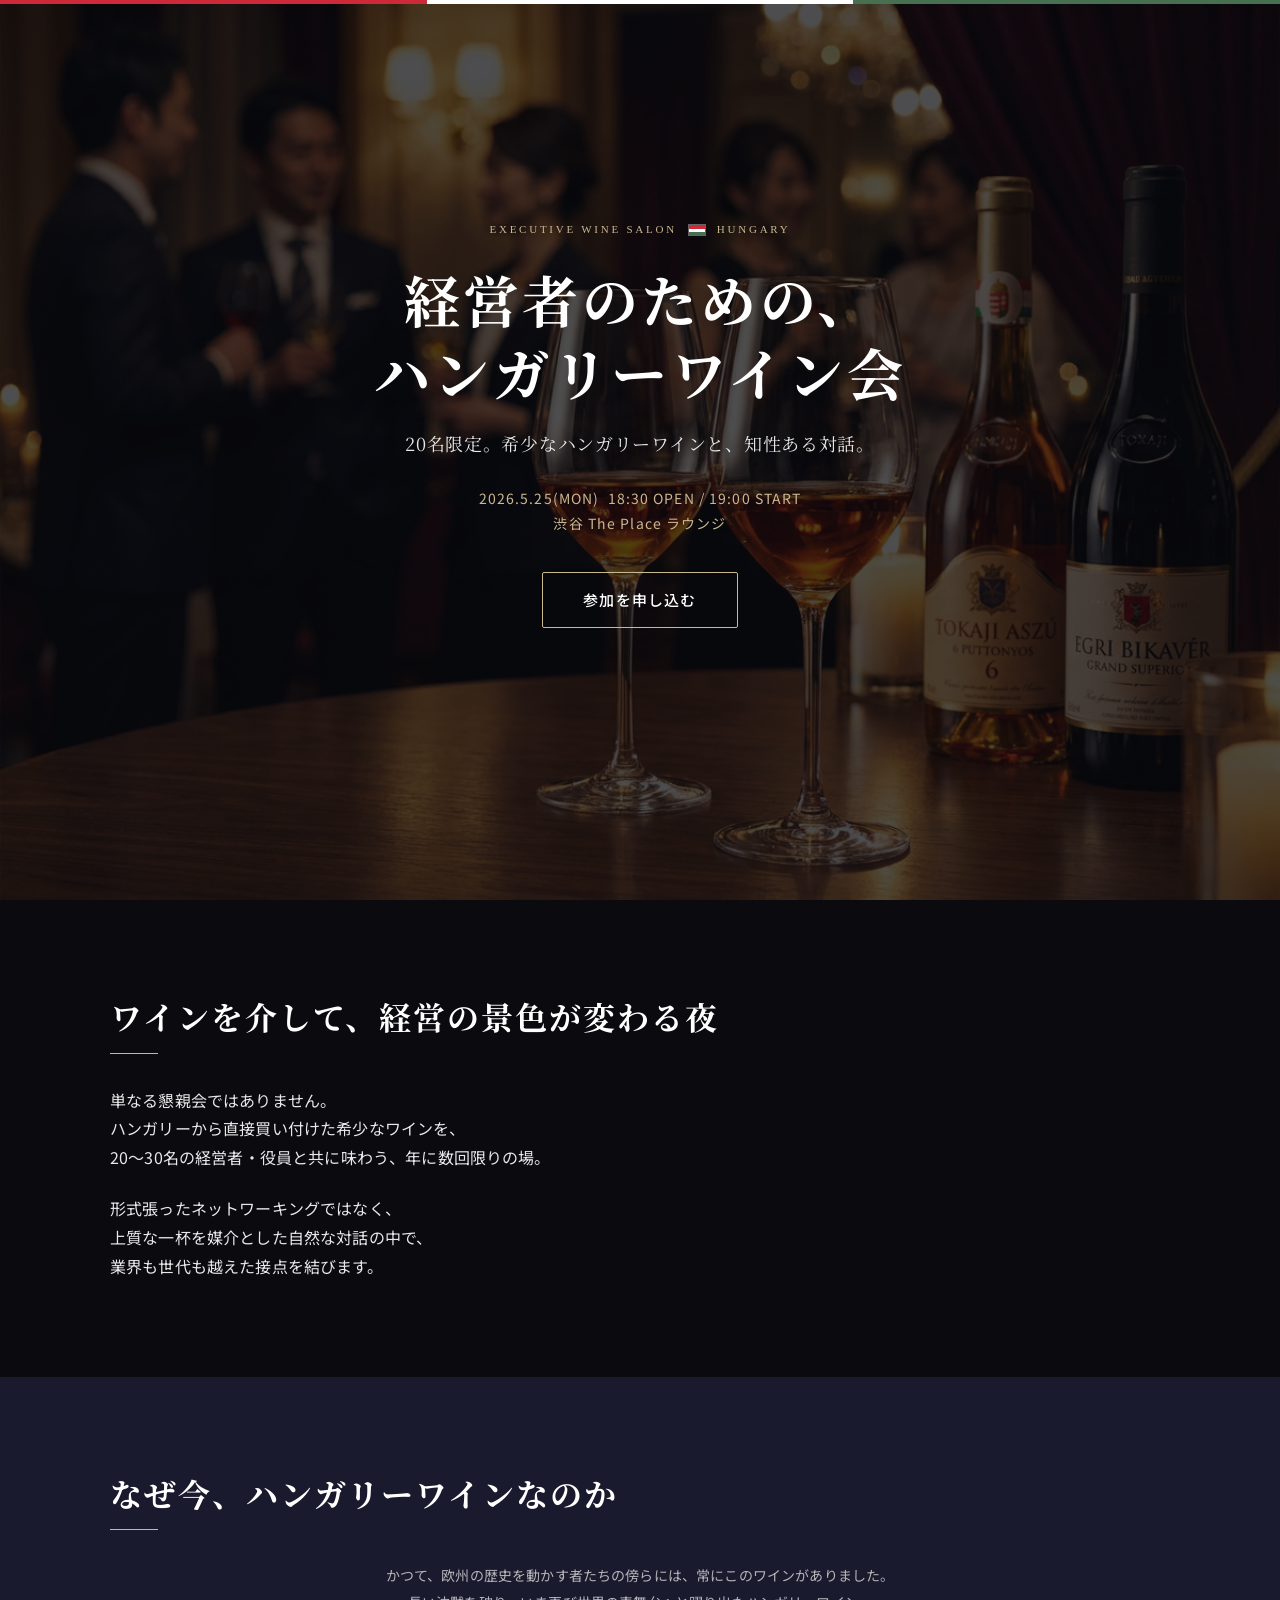
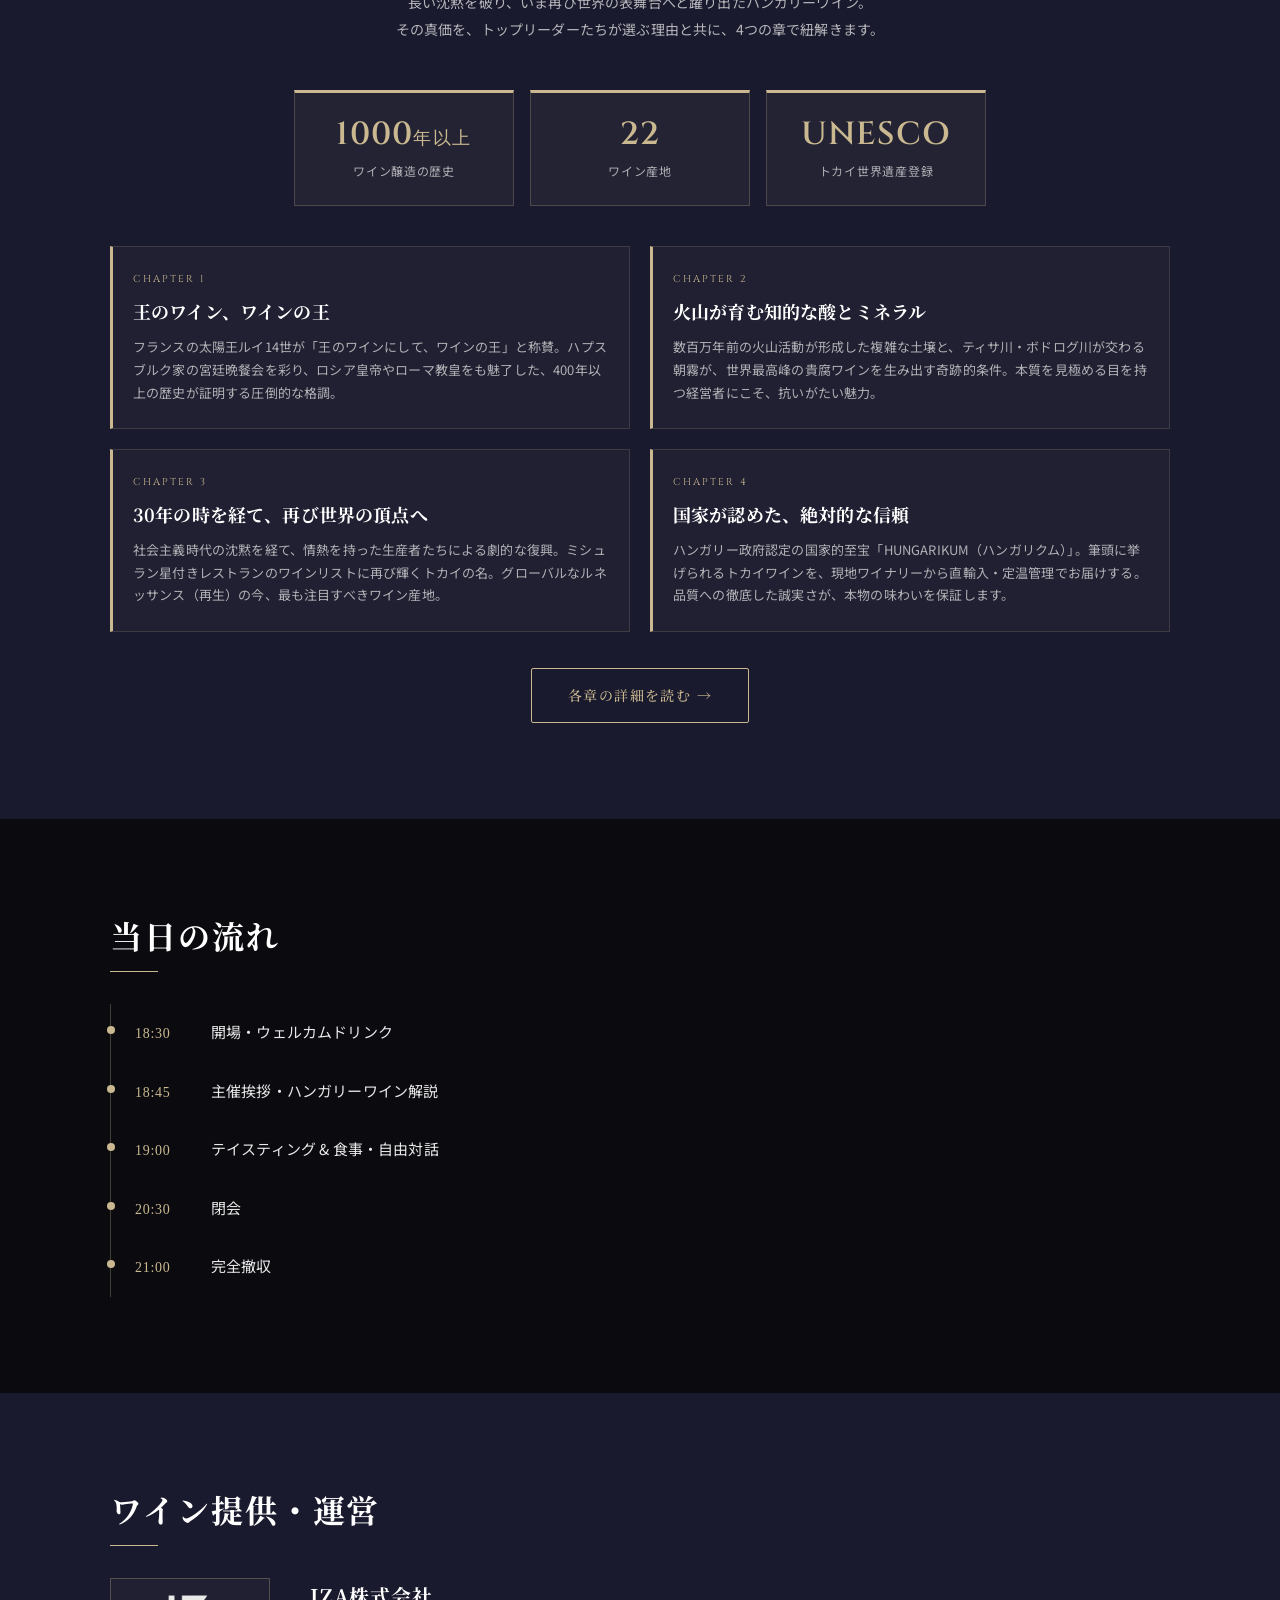
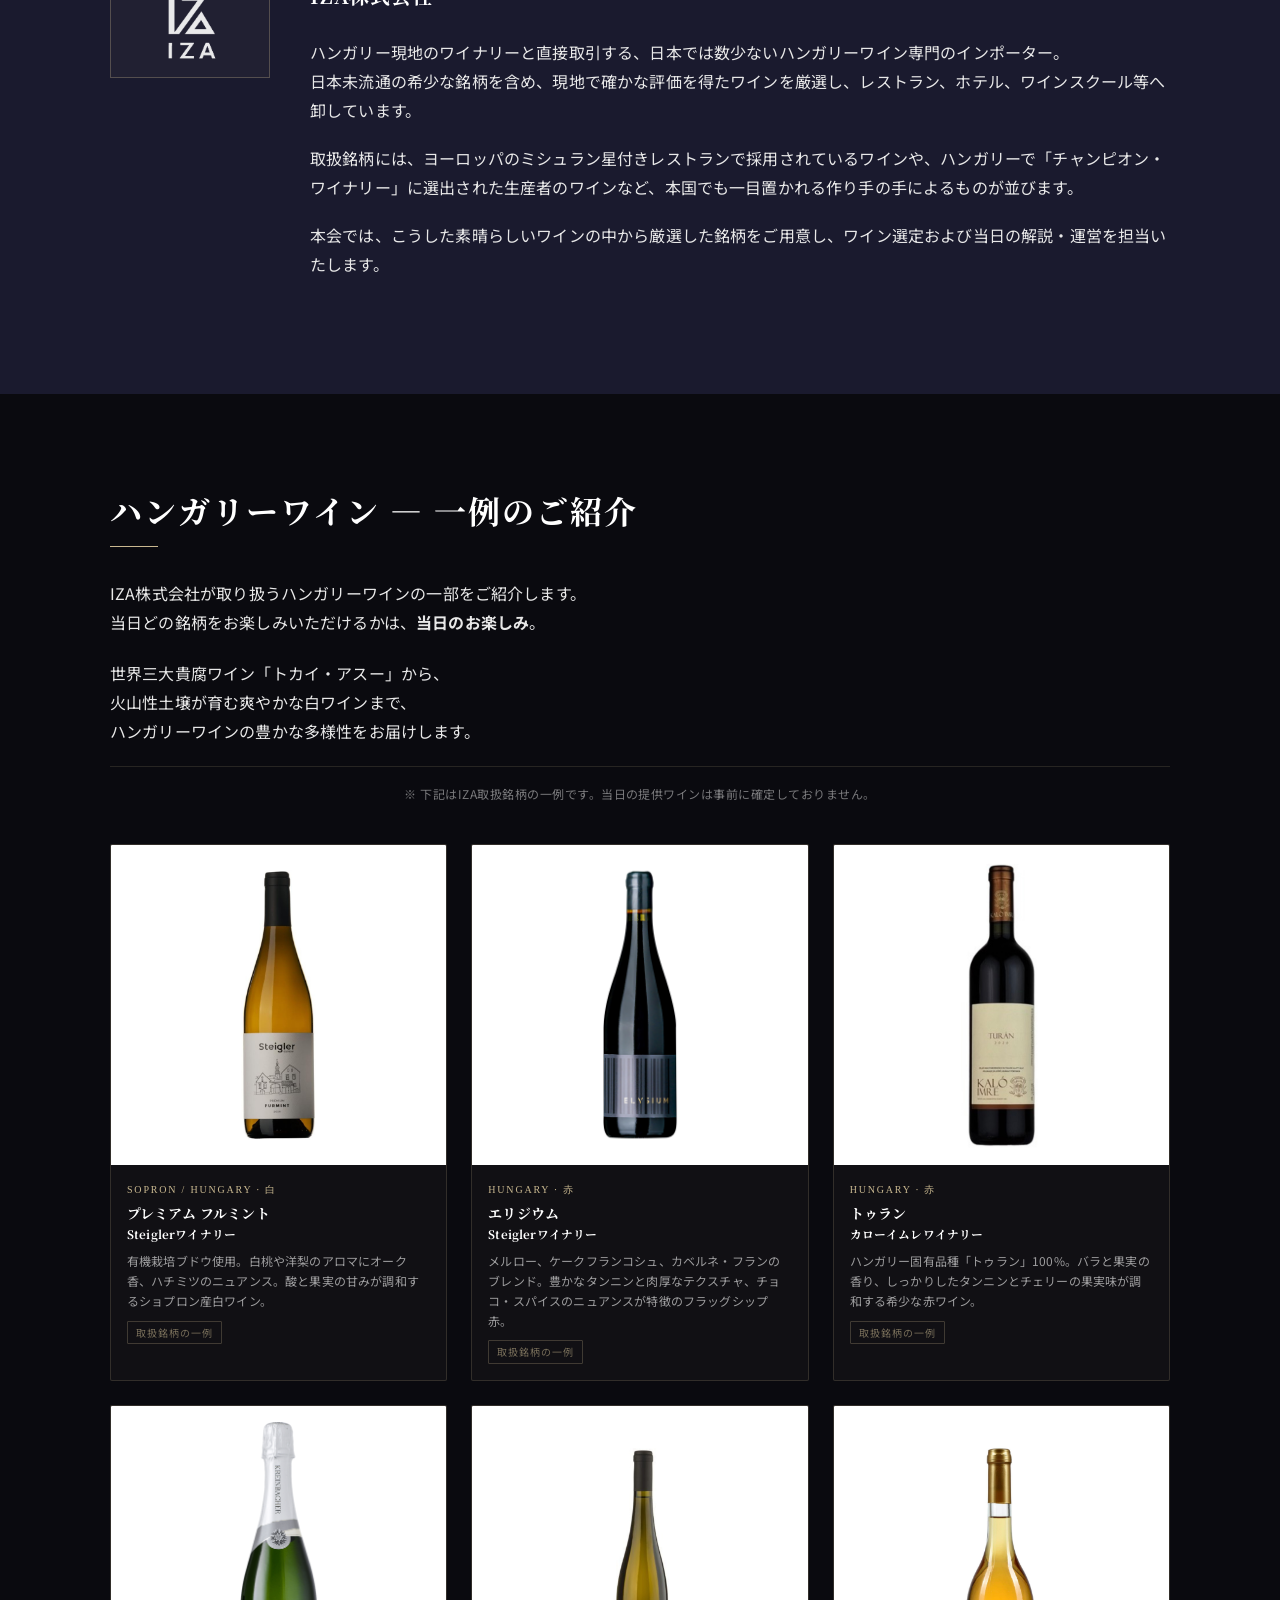
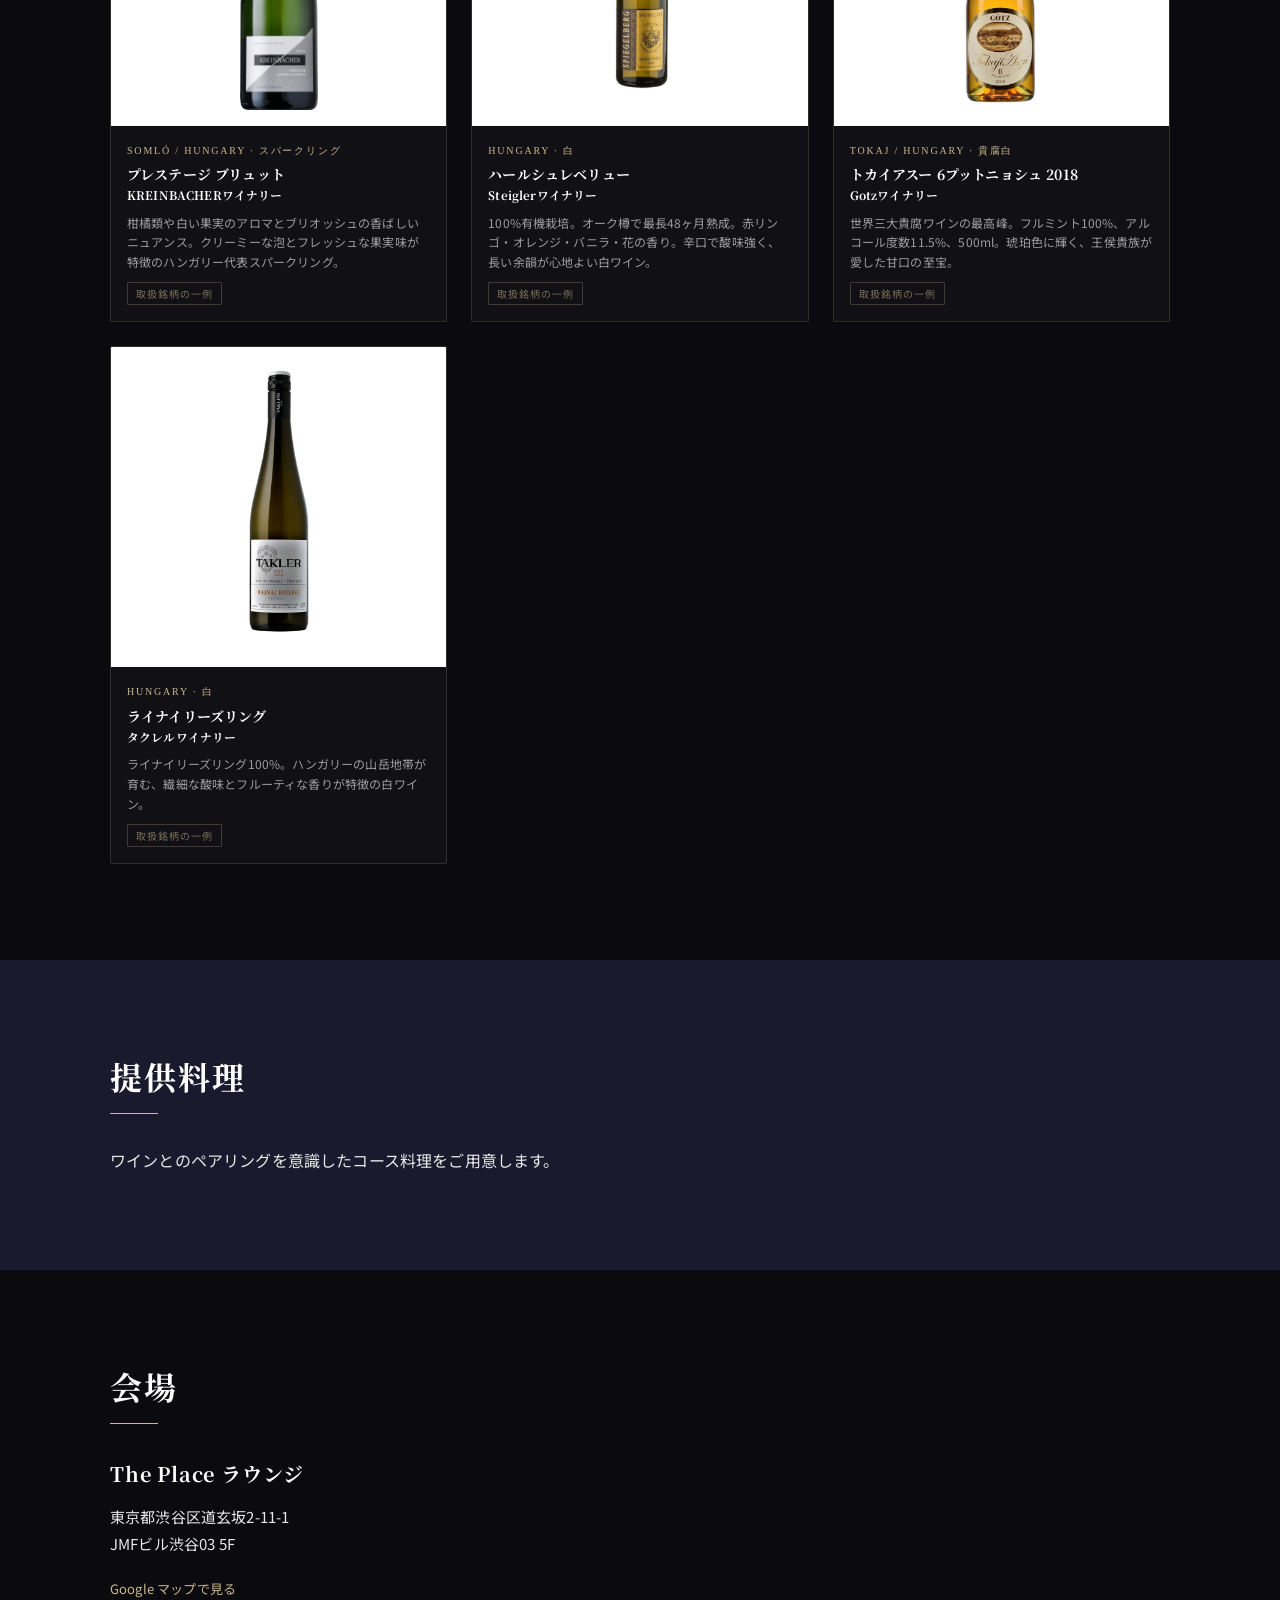
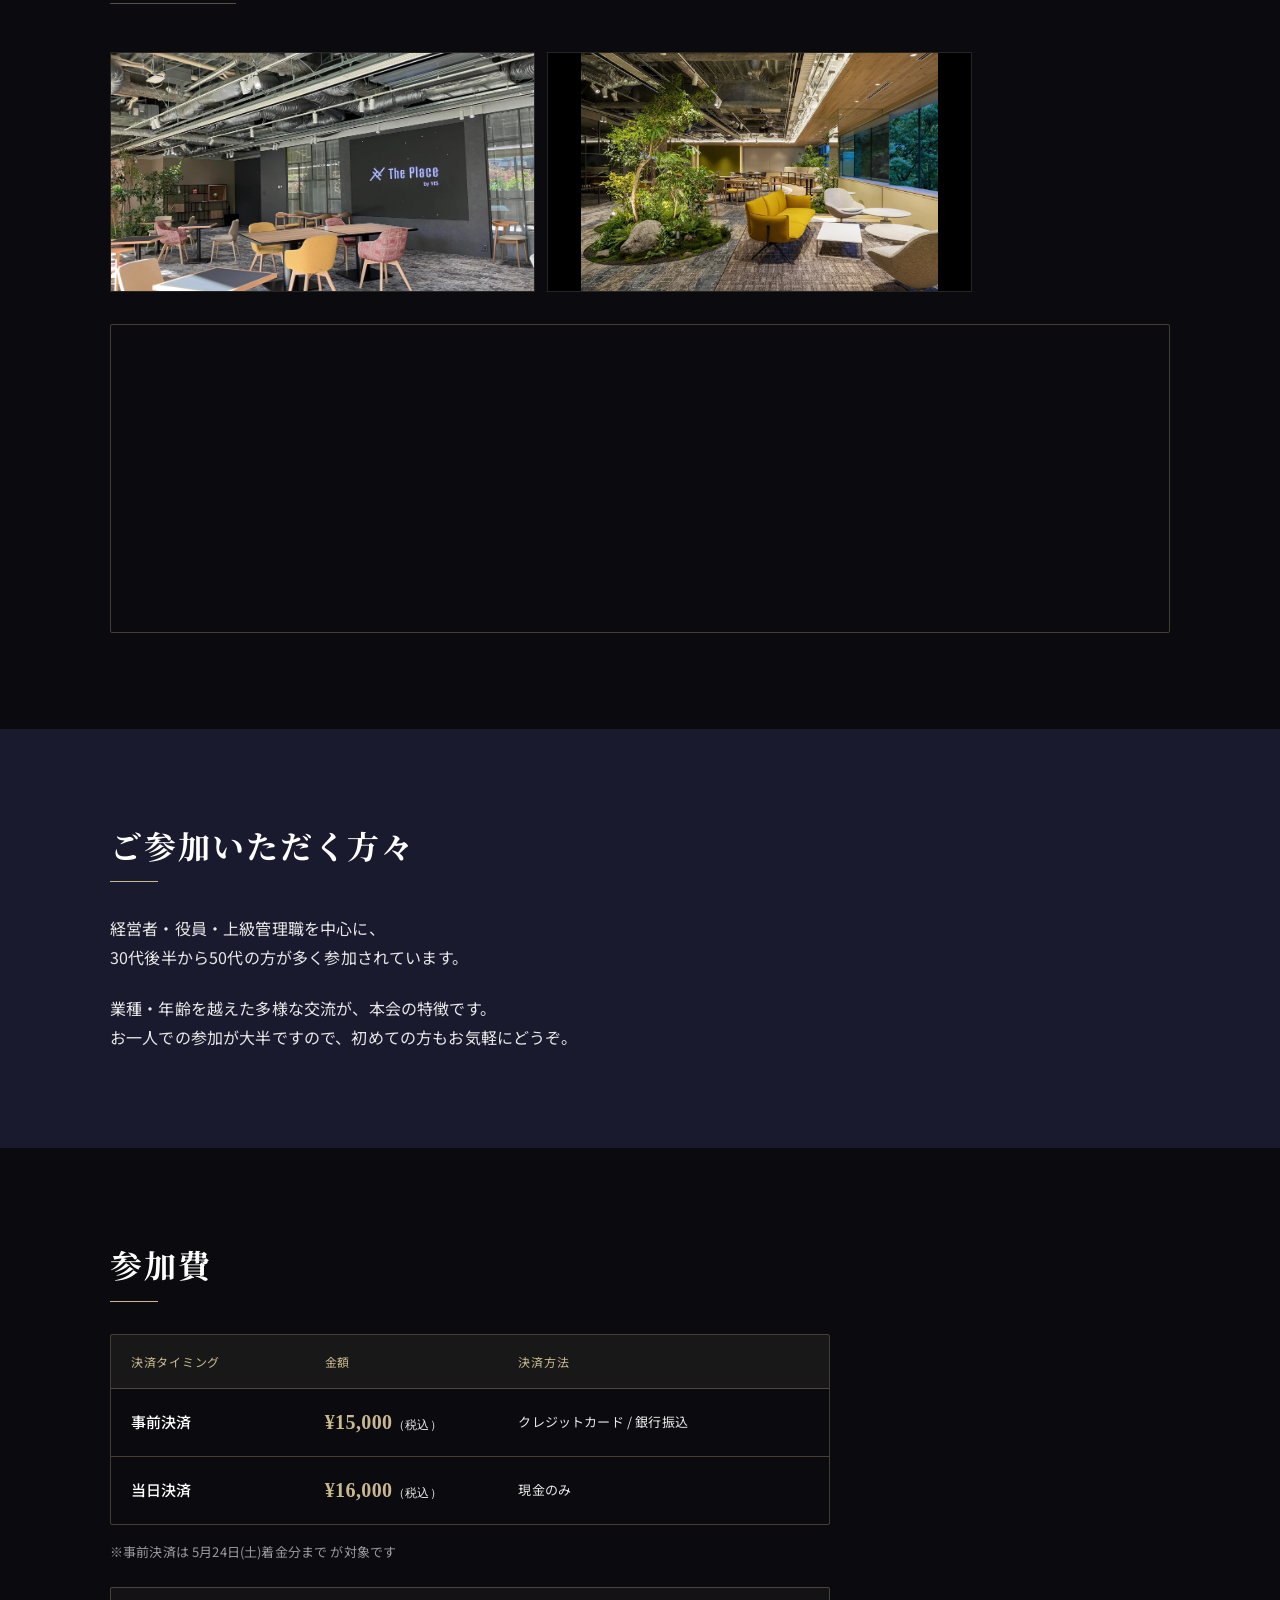
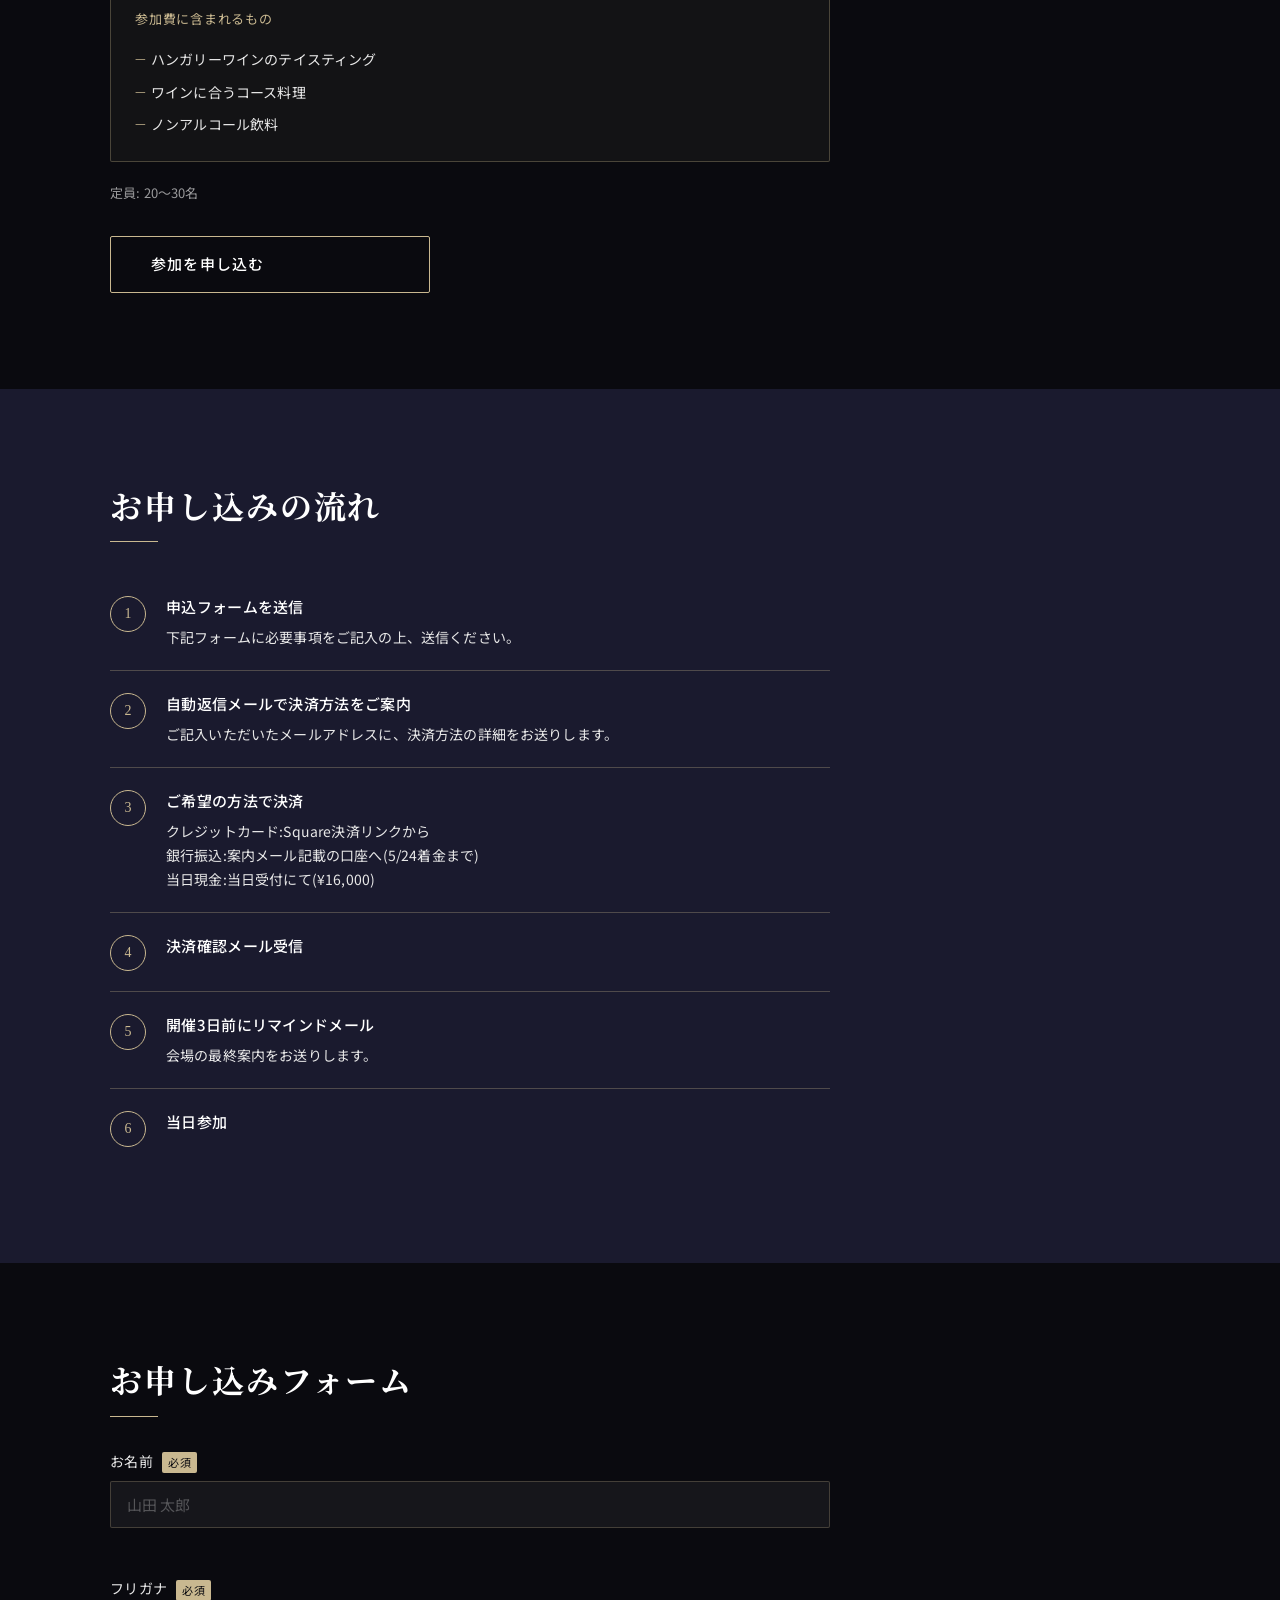
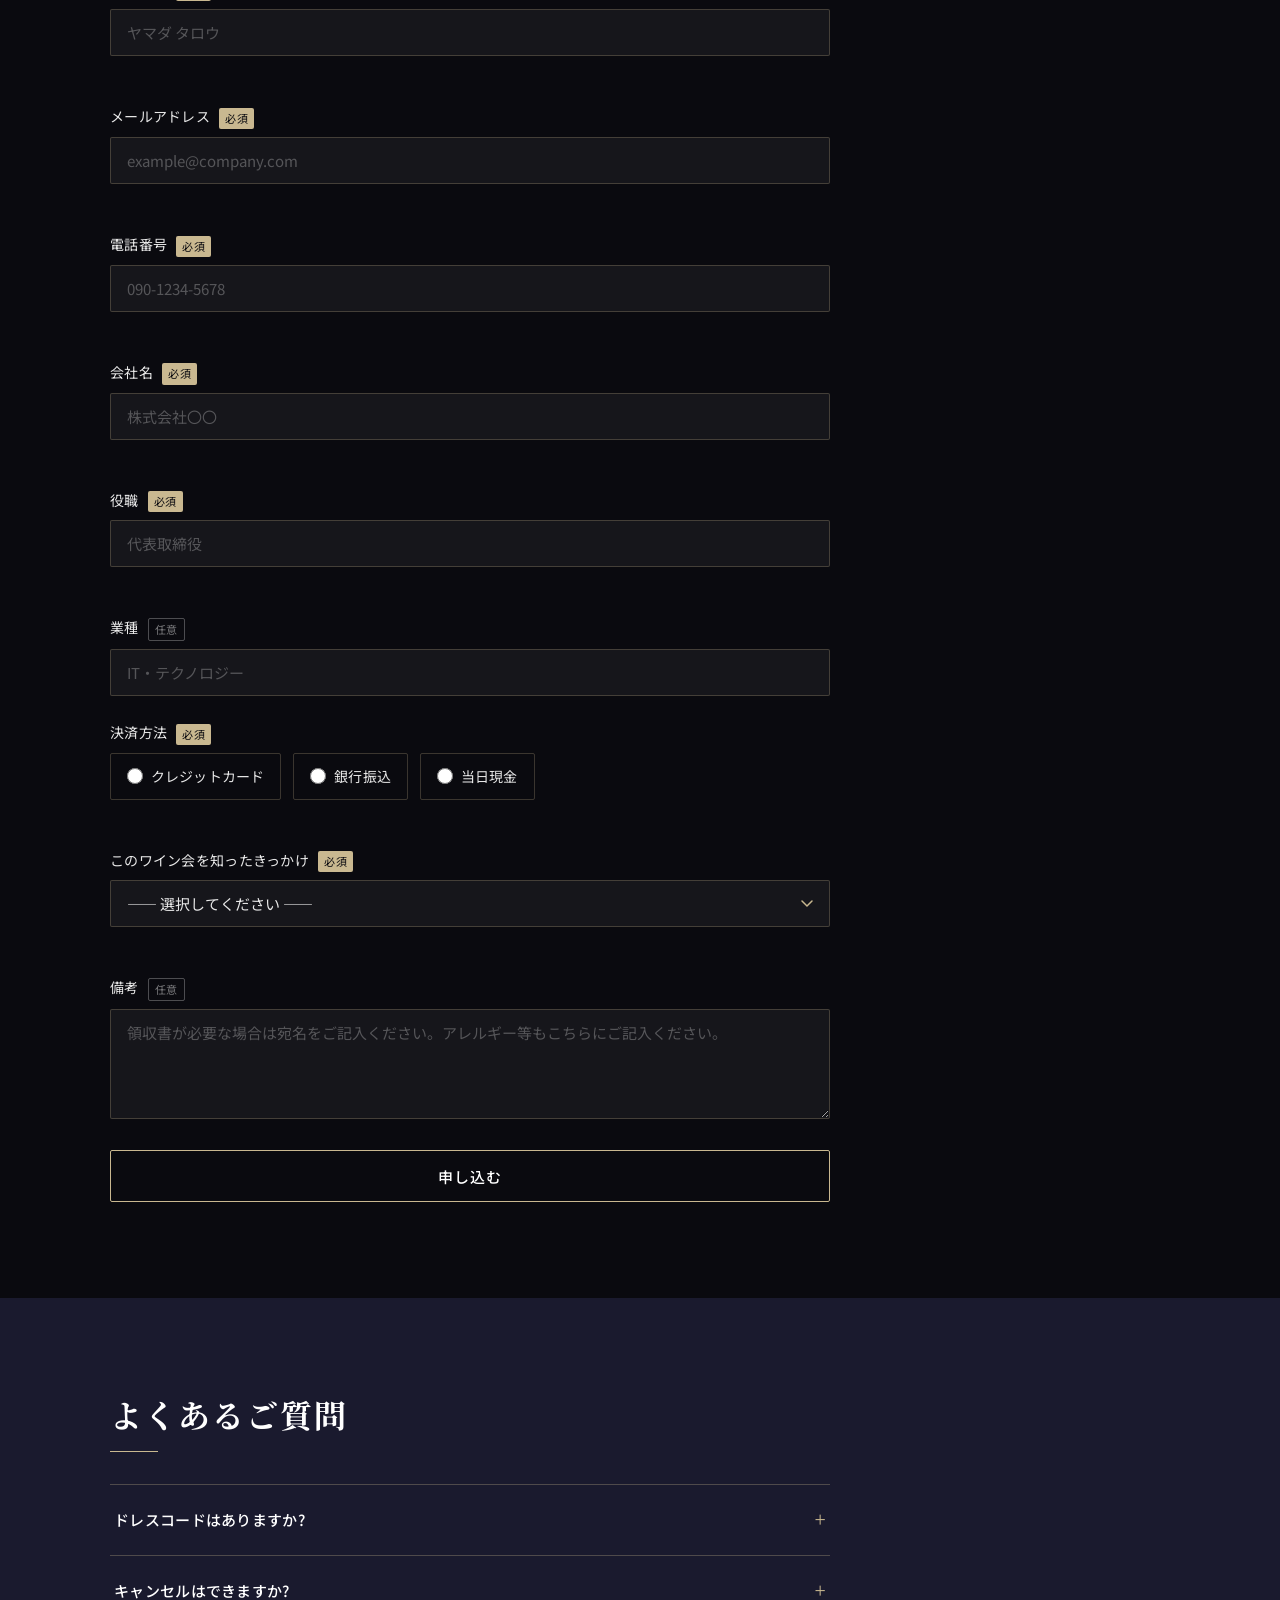
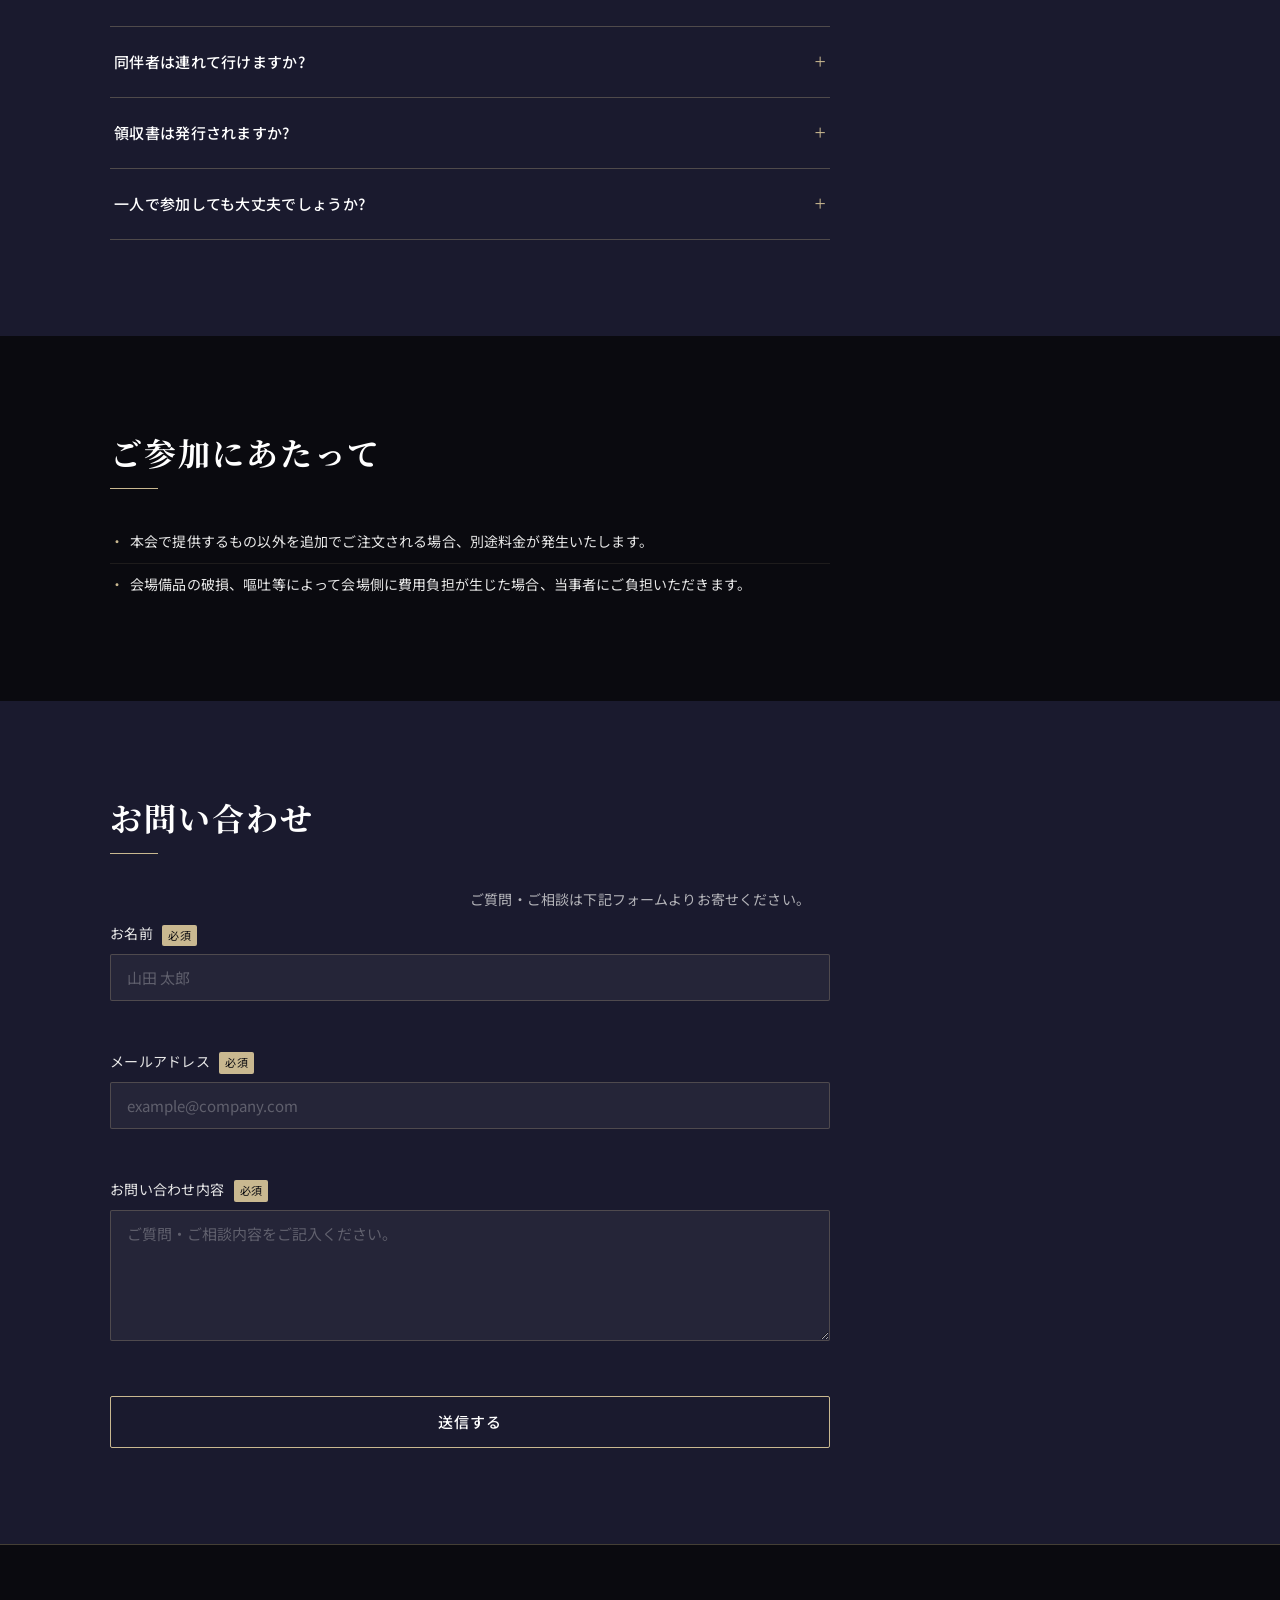
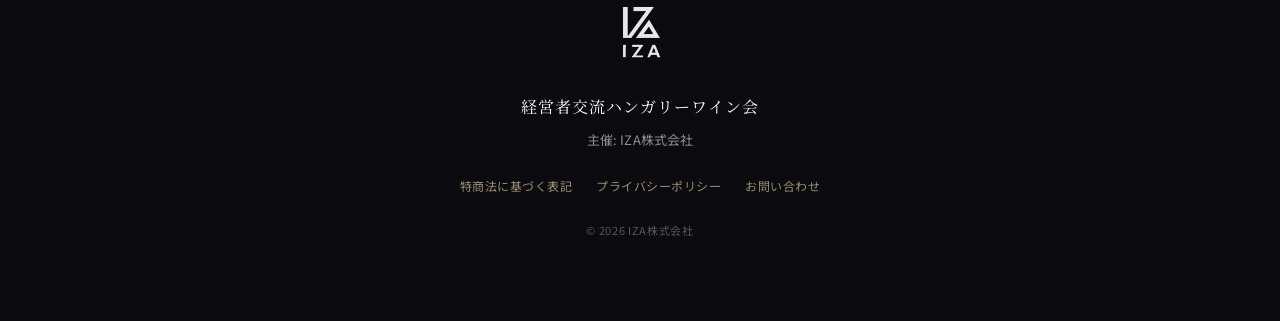
<file: class-e-lp/index.html>
<!DOCTYPE html>
<html lang="ja">
<head>
  <meta charset="UTF-8">
  <meta name="viewport" content="width=device-width, initial-scale=1.0">
  <title>経営者交流ハンガリーワイン会 | 2026年5月25日(月) 渋谷</title>
  <meta name="description" content="20名限定。希少なハンガリーワインと、知性ある対話。2026年5月25日(月)18:30開場・19:00開始、渋谷 The Place ラウンジにて開催。">

  <!-- OGP / Twitter Card -->
  <meta property="og:title" content="経営者交流ハンガリーワイン会 | 2026年5月25日(月)">
  <meta property="og:description" content="20名限定。希少なハンガリーワインと、知性ある対話。渋谷 The Place ラウンジにて開催。">
  <meta property="og:image" content="images/hero.png">
  <meta property="og:url" content="https://m-tkd.github.io/IZAJAPAN/class-e-lp/">
  <meta property="og:type" content="website">
  <meta property="og:site_name" content="経営者交流ハンガリーワイン会">
  <meta name="twitter:card" content="summary_large_image">
  <meta name="twitter:title" content="経営者交流ハンガリーワイン会 | 2026年5月25日(月)">
  <meta name="twitter:description" content="20名限定。希少なハンガリーワインと、知性ある対話。渋谷 The Place ラウンジにて開催。">
  <meta name="twitter:image" content="images/hero.png">

  <!-- Schema.org Event 構造化データ -->
  <script type="application/ld+json">
  {
    "@context": "https://schema.org",
    "@type": "Event",
    "name": "経営者交流ハンガリーワイン会 (Class-E)",
    "startDate": "2026-05-25T18:30:00+09:00",
    "endDate": "2026-05-25T21:00:00+09:00",
    "doorTime": "2026-05-25T18:30:00+09:00",
    "location": {
      "@type": "Place",
      "name": "The Place ラウンジ",
      "address": {
        "@type": "PostalAddress",
        "streetAddress": "道玄坂2-11-1 JMFビル渋谷03 5F",
        "addressLocality": "渋谷区",
        "addressRegion": "東京都",
        "addressCountry": "JP"
      }
    },
    "description": "20名限定。希少なハンガリーワインと、知性ある対話。経営者・役員を対象とした上質な交流会。",
    "organizer": {
      "@type": "Organization",
      "name": "IZA株式会社"
    },
    "offers": {
      "@type": "Offer",
      "price": "15000",
      "priceCurrency": "JPY",
      "availability": "https://schema.org/InStock",
      "url": "https://m-tkd.github.io/IZAJAPAN/class-e-lp/"
    }
  }
  </script>

  <!-- Meta Pixel -->
  <script>
  !function(f,b,e,v,n,t,s)
  {if(f.fbq)return;n=f.fbq=function(){n.callMethod?
  n.callMethod.apply(n,arguments):n.queue.push(arguments)};
  if(!f._fbq)f._fbq=n;n.push=n;n.loaded=!0;n.version='2.0';
  n.queue=[];t=b.createElement(e);t.async=!0;
  t.src=v;s=b.getElementsByTagName(e)[0];
  s.parentNode.insertBefore(t,s)}(window, document,'script',
  'https://connect.facebook.net/en_US/fbevents.js');
  fbq('init', '120242057272170393');
  fbq('track', 'PageView');
  </script>
  <noscript>
    <img height="1" width="1" style="display:none"
    src="https://www.facebook.com/tr?id=120242057272170393&ev=PageView&noscript=1" alt=""/>
  </noscript>

  <!-- GA4 -->
  <script async src="https://www.googletagmanager.com/gtag/js?id=[GA4_MEASUREMENT_ID]"></script>
  <script>
    window.dataLayer = window.dataLayer || [];
    function gtag(){dataLayer.push(arguments);}
    gtag('js', new Date());
    gtag('config', '[GA4_MEASUREMENT_ID]');
  </script>

  <!-- Google Fonts -->
  <link rel="preconnect" href="https://fonts.googleapis.com">
  <link rel="preconnect" href="https://fonts.gstatic.com" crossorigin>
  <link href="https://fonts.googleapis.com/css2?family=Noto+Serif+JP:wght@400;500;700&family=Noto+Sans+JP:wght@400;500&family=Cinzel:wght@400;600&display=swap" rel="stylesheet">

  <link rel="stylesheet" href="css/style.css">
</head>
<body>

  <!-- ハンガリーカラーバー（赤・白・緑） -->
  <div class="hungary-bar" aria-hidden="true">
    <span class="hungary-bar__stripe hungary-bar__stripe--red"></span>
    <span class="hungary-bar__stripe hungary-bar__stripe--white"></span>
    <span class="hungary-bar__stripe hungary-bar__stripe--green"></span>
  </div>

  <!-- ① ヒーロー(ファーストビュー) -->
  <section class="hero" id="hero">
    <div class="hero__bg">
      <img src="images/hero.png" alt="経営者交流ハンガリーワイン会" class="hero__bg-img" fetchpriority="high">
      <div class="hero__overlay"></div>
    </div>
    <div class="hero__content">
      <p class="hero__label">EXECUTIVE WINE SALON&nbsp;&nbsp;<span class="hero__flag" aria-hidden="true"><span class="hero__flag-stripe hero__flag-stripe--red"></span><span class="hero__flag-stripe hero__flag-stripe--white"></span><span class="hero__flag-stripe hero__flag-stripe--green"></span></span>&nbsp;&nbsp;HUNGARY</p>
      <h1 class="hero__title">
        経営者のための、<br>ハンガリーワイン会
      </h1>
      <p class="hero__subtitle">20名限定。希少なハンガリーワインと、知性ある対話。</p>
      <p class="hero__meta">
        2026.5.25(MON)&nbsp;&nbsp;18:30 OPEN&nbsp;/&nbsp;19:00 START<br>
        渋谷 The Place ラウンジ
      </p>
      <a href="#form" class="btn btn--primary hero__cta" id="hero-cta">参加を申し込む</a>
    </div>
  </section>

  <!-- ② 会の概要 -->
  <section class="section section--dark" id="about">
    <div class="container">
      <h2 class="section__title">ワインを介して、経営の景色が変わる夜</h2>
      <div class="section__body">
        <p>単なる懇親会ではありません。<br>
        ハンガリーから直接買い付けた希少なワインを、<br>
        20〜30名の経営者・役員と共に味わう、年に数回限りの場。</p>
        <p>形式張ったネットワーキングではなく、<br>
        上質な一杯を媒介とした自然な対話の中で、<br>
        業界も世代も越えた接点を結びます。</p>
      </div>
    </div>
  </section>

  <!-- ③ なぜハンガリーワインか -->
  <section class="section section--secondary" id="hungary">
    <div class="container">
      <h2 class="section__title">なぜ今、ハンガリーワインなのか</h2>
      <p class="section__lead">かつて、欧州の歴史を動かす者たちの傍らには、常にこのワインがありました。<br>長い沈黙を破り、いま再び世界の表舞台へと躍り出たハンガリーワイン。<br>その真価を、トップリーダーたちが選ぶ理由と共に、4つの章で紐解きます。</p>

      <!-- ハンガリー統計バッジ -->
      <div class="hungary-facts">
        <div class="hungary-fact">
          <span class="hungary-fact__num">1000<small>年以上</small></span>
          <span class="hungary-fact__label">ワイン醸造の歴史</span>
        </div>
        <div class="hungary-fact">
          <span class="hungary-fact__num">22</span>
          <span class="hungary-fact__label">ワイン産地</span>
        </div>
        <div class="hungary-fact">
          <span class="hungary-fact__num">UNESCO</span>
          <span class="hungary-fact__label">トカイ世界遺産登録</span>
        </div>
      </div>

      <!-- 4章構成 -->
      <div class="hungary-chapters">
        <div class="hungary-chapter">
          <div class="hungary-chapter__num">Chapter 1</div>
          <h3 class="hungary-chapter__title">王のワイン、ワインの王</h3>
          <p class="hungary-chapter__desc">フランスの太陽王ルイ14世が「王のワインにして、ワインの王」と称賛。ハプスブルク家の宮廷晩餐会を彩り、ロシア皇帝やローマ教皇をも魅了した、400年以上の歴史が証明する圧倒的な格調。</p>
        </div>
        <div class="hungary-chapter">
          <div class="hungary-chapter__num">Chapter 2</div>
          <h3 class="hungary-chapter__title">火山が育む知的な酸とミネラル</h3>
          <p class="hungary-chapter__desc">数百万年前の火山活動が形成した複雑な土壌と、ティサ川・ボドログ川が交わる朝霧が、世界最高峰の貴腐ワインを生み出す奇跡的条件。本質を見極める目を持つ経営者にこそ、抗いがたい魅力。</p>
        </div>
        <div class="hungary-chapter">
          <div class="hungary-chapter__num">Chapter 3</div>
          <h3 class="hungary-chapter__title">30年の時を経て、再び世界の頂点へ</h3>
          <p class="hungary-chapter__desc">社会主義時代の沈黙を経て、情熱を持った生産者たちによる劇的な復興。ミシュラン星付きレストランのワインリストに再び輝くトカイの名。グローバルなルネッサンス（再生）の今、最も注目すべきワイン産地。</p>
        </div>
        <div class="hungary-chapter">
          <div class="hungary-chapter__num">Chapter 4</div>
          <h3 class="hungary-chapter__title">国家が認めた、絶対的な信頼</h3>
          <p class="hungary-chapter__desc">ハンガリー政府認定の国家的至宝「HUNGARIKUM（ハンガリクム）」。筆頭に挙げられるトカイワインを、現地ワイナリーから直輸入・定温管理でお届けする。品質への徹底した誠実さが、本物の味わいを保証します。</p>
        </div>
      </div>

      <div class="hungary-readmore">
        <a href="https://premium-hungarywine.square.site/s/stories/%E3%81%AA%E3%81%9C%E4%BB%8A%E3%83%8F%E3%83%B3%E3%82%AC%E3%83%AA%E3%83%BC%E3%83%AF%E3%82%A4%E3%83%B3%E3%81%AA%E3%81%AE%E3%81%8B%EF%BC%9F" target="_blank" rel="noopener noreferrer" class="btn btn--outline">各章の詳細を読む &rarr;</a>
      </div>
    </div>
  </section>

  <!-- ④ 当日のプログラム -->
  <section class="section section--dark" id="program">
    <div class="container">
      <h2 class="section__title">当日の流れ</h2>
      <div class="timeline">
        <div class="timeline__item">
          <span class="timeline__time">18:30</span>
          <span class="timeline__content">開場・ウェルカムドリンク</span>
        </div>
        <div class="timeline__item">
          <span class="timeline__time">18:45</span>
          <span class="timeline__content">主催挨拶・ハンガリーワイン解説</span>
        </div>
        <div class="timeline__item">
          <span class="timeline__time">19:00</span>
          <span class="timeline__content">テイスティング &amp; 食事・自由対話</span>
        </div>
        <div class="timeline__item">
          <span class="timeline__time">20:30</span>
          <span class="timeline__content">閉会</span>
        </div>
        <div class="timeline__item">
          <span class="timeline__time">21:00</span>
          <span class="timeline__content">完全撤収</span>
        </div>
      </div>
    </div>
  </section>

  <!-- ⑤ 主催者紹介 -->
  <section class="section section--secondary" id="organizer">
    <div class="container">
      <h2 class="section__title">ワイン提供・運営</h2>
      <div class="organizer__inner">
        <div class="organizer__logo-area">
          <img src="images/iza-logo.png" alt="IZA株式会社" class="organizer__logo-img">
        </div>
        <div class="organizer__text">
          <p class="organizer__name">IZA株式会社</p>
          <p>ハンガリー現地のワイナリーと直接取引する、日本では数少ないハンガリーワイン専門のインポーター。<br>
          日本未流通の希少な銘柄を含め、現地で確かな評価を得たワインを厳選し、レストラン、ホテル、ワインスクール等へ卸しています。</p>
          <p>取扱銘柄には、ヨーロッパのミシュラン星付きレストランで採用されているワインや、ハンガリーで「チャンピオン・ワイナリー」に選出された生産者のワインなど、本国でも一目置かれる作り手の手によるものが並びます。</p>
          <p>本会では、こうした素晴らしいワインの中から厳選した銘柄をご用意し、ワイン選定および当日の解説・運営を担当いたします。</p>
        </div>
      </div>
    </div>
  </section>

  <!-- ⑥ 提供ワイン -->
  <section class="section section--dark" id="wine">
    <div class="container">
      <h2 class="section__title">ハンガリーワイン — 一例のご紹介</h2>
      <div class="section__body">
        <p>IZA株式会社が取り扱うハンガリーワインの一部をご紹介します。<br>
        当日どの銘柄をお楽しみいただけるかは、<strong>当日のお楽しみ</strong>。</p>
        <p>世界三大貴腐ワイン「トカイ・アスー」から、<br>
        火山性土壌が育む爽やかな白ワインまで、<br>
        ハンガリーワインの豊かな多様性をお届けします。</p>
      </div>
      <p class="wine-note">※ 下記はIZA取扱銘柄の一例です。当日の提供ワインは事前に確定しておりません。</p>
      <div class="wine-grid">

        <div class="wine-card">
          <div class="wine-card__img-wrap">
            <img src="images/wine-1-furmint-steigler.jpg" alt="プレミアム フルミント Steiglerワイナリー" loading="lazy" class="wine-card__img">
          </div>
          <div class="wine-card__body">
            <p class="wine-card__region">Sopron / Hungary &middot; 白</p>
            <p class="wine-card__name">プレミアム フルミント<br><small>Steiglerワイナリー</small></p>
            <p class="wine-card__desc">有機栽培ブドウ使用。白桃や洋梨のアロマにオーク香、ハチミツのニュアンス。酸と果実の甘みが調和するショプロン産白ワイン。</p>
            <p class="wine-card__example">取扱銘柄の一例</p>
          </div>
        </div>

        <div class="wine-card">
          <div class="wine-card__img-wrap">
            <img src="images/wine-2-elysium-steigler.jpg" alt="エリジウム Steiglerワイナリー" loading="lazy" class="wine-card__img">
          </div>
          <div class="wine-card__body">
            <p class="wine-card__region">Hungary &middot; 赤</p>
            <p class="wine-card__name">エリジウム<br><small>Steiglerワイナリー</small></p>
            <p class="wine-card__desc">メルロー、ケークフランコシュ、カベルネ・フランのブレンド。豊かなタンニンと肉厚なテクスチャ、チョコ・スパイスのニュアンスが特徴のフラッグシップ赤。</p>
            <p class="wine-card__example">取扱銘柄の一例</p>
          </div>
        </div>

        <div class="wine-card">
          <div class="wine-card__img-wrap">
            <img src="images/wine-3-turan-karoly.jpg" alt="トゥラン カローイムレワイナリー" loading="lazy" class="wine-card__img">
          </div>
          <div class="wine-card__body">
            <p class="wine-card__region">Hungary &middot; 赤</p>
            <p class="wine-card__name">トゥラン<br><small>カローイムレワイナリー</small></p>
            <p class="wine-card__desc">ハンガリー固有品種「トゥラン」100%。バラと果実の香り、しっかりしたタンニンとチェリーの果実味が調和する希少な赤ワイン。</p>
            <p class="wine-card__example">取扱銘柄の一例</p>
          </div>
        </div>

        <div class="wine-card">
          <div class="wine-card__img-wrap">
            <img src="images/wine-4-prestige-brut.png" alt="プレステージ ブリュット KREINBACHERワイナリー" loading="lazy" class="wine-card__img">
          </div>
          <div class="wine-card__body">
            <p class="wine-card__region">Soml&oacute; / Hungary &middot; スパークリング</p>
            <p class="wine-card__name">プレステージ ブリュット<br><small>KREINBACHERワイナリー</small></p>
            <p class="wine-card__desc">柑橘類や白い果実のアロマとブリオッシュの香ばしいニュアンス。クリーミーな泡とフレッシュな果実味が特徴のハンガリー代表スパークリング。</p>
            <p class="wine-card__example">取扱銘柄の一例</p>
          </div>
        </div>

        <div class="wine-card">
          <div class="wine-card__img-wrap">
            <img src="images/wine-5-harslevelyu.jpg" alt="ハールシュレベリュー Steiglerワイナリー" loading="lazy" class="wine-card__img">
          </div>
          <div class="wine-card__body">
            <p class="wine-card__region">Hungary &middot; 白</p>
            <p class="wine-card__name">ハールシュレベリュー<br><small>Steiglerワイナリー</small></p>
            <p class="wine-card__desc">100%有機栽培。オーク樽で最長48ヶ月熟成。赤リンゴ・オレンジ・バニラ・花の香り。辛口で酸味強く、長い余韻が心地よい白ワイン。</p>
            <p class="wine-card__example">取扱銘柄の一例</p>
          </div>
        </div>

        <div class="wine-card">
          <div class="wine-card__img-wrap">
            <img src="images/wine-6-tokaji-aszu6.jpg" alt="トカイアスー 6プットニョシュ 2018 Gotzワイナリー" loading="lazy" class="wine-card__img">
          </div>
          <div class="wine-card__body">
            <p class="wine-card__region">Tokaj / Hungary &middot; 貴腐白</p>
            <p class="wine-card__name">トカイアスー 6プットニョシュ 2018<br><small>Gotzワイナリー</small></p>
            <p class="wine-card__desc">世界三大貴腐ワインの最高峰。フルミント100%、アルコール度数11.5%、500ml。琥珀色に輝く、王侯貴族が愛した甘口の至宝。</p>
            <p class="wine-card__example">取扱銘柄の一例</p>
          </div>
        </div>

        <div class="wine-card">
          <div class="wine-card__img-wrap">
            <img src="images/wine-7-riesling-takler.png" alt="ライナイリーズリング タクレルワイナリー" loading="lazy" class="wine-card__img">
          </div>
          <div class="wine-card__body">
            <p class="wine-card__region">Hungary &middot; 白</p>
            <p class="wine-card__name">ライナイリーズリング<br><small>タクレルワイナリー</small></p>
            <p class="wine-card__desc">ライナイリーズリング100%。ハンガリーの山岳地帯が育む、繊細な酸味とフルーティな香りが特徴の白ワイン。</p>
            <p class="wine-card__example">取扱銘柄の一例</p>
          </div>
        </div>

      </div>
    </div>
  </section>

  <!-- ⑦ 提供料理 -->
  <section class="section section--secondary" id="food">
    <div class="container">
      <h2 class="section__title">提供料理</h2>
      <div class="section__body">
        <p>ワインとのペアリングを意識したコース料理をご用意します。</p>
      </div>
    </div>
  </section>

  <!-- ⑧ 会場 -->
  <section class="section section--dark" id="venue">
    <div class="container">
      <h2 class="section__title">会場</h2>
      <div class="venue__inner">
        <div class="venue__info">
          <p class="venue__name">The Place ラウンジ</p>
          <p class="venue__address">
            東京都渋谷区道玄坂2-11-1<br>
            JMFビル渋谷03 5F
          </p>
          <a href="https://maps.app.goo.gl/hjdQd2FqoygSBybW6" target="_blank" rel="noopener noreferrer" class="venue__map-link">Google マップで見る</a>
        </div>
        <div class="venue__photos">
          <img src="images/venue-1.jpg" alt="The Place by VIS ラウンジ 内観" loading="lazy" class="venue__photo">
          <img src="images/venue-2.jpg" alt="The Place by VIS グリーンインテリア" loading="lazy" class="venue__photo">
        </div>
      </div>
      <div class="venue__map">
        <iframe
          src="https://www.google.com/maps/embed?pb=!1m18!1m12!1m3!1d3241.7!2d139.6980!3d35.6580!2m3!1f0!2f0!3f0!3m2!1i1024!2i768!4f13.1!3m3!1m2!1s0x0%3A0x0!2zMzXCsDM5JzI4LjgiTiAxMznCsDQxJzUyLjgiRQ!5e0!3m2!1sja!2sjp!4v1"
          width="100%"
          height="300"
          style="border:0;"
          allowfullscreen=""
          loading="lazy"
          referrerpolicy="no-referrer-when-downgrade"
          title="The Place ラウンジ 地図"
          aria-label="会場の地図">
        </iframe>
      </div>
    </div>
  </section>

  <!-- ⑨ 参加者像 -->
  <section class="section section--secondary" id="attendees">
    <div class="container">
      <h2 class="section__title">ご参加いただく方々</h2>
      <div class="section__body">
        <p>経営者・役員・上級管理職を中心に、<br>
        30代後半から50代の方が多く参加されています。</p>
        <p>業種・年齢を越えた多様な交流が、本会の特徴です。<br>
        お一人での参加が大半ですので、初めての方もお気軽にどうぞ。</p>
      </div>
    </div>
  </section>

  <!-- ⑩ 参加費・申込 -->
  <section class="section section--dark" id="pricing">
    <div class="container">
      <h2 class="section__title">参加費</h2>
      <div class="pricing__table">
        <div class="pricing__row pricing__row--header">
          <span>決済タイミング</span>
          <span>金額</span>
          <span>決済方法</span>
        </div>
        <div class="pricing__row">
          <span class="pricing__label">事前決済</span>
          <span class="pricing__amount">¥15,000<small>（税込）</small></span>
          <span class="pricing__method">クレジットカード / 銀行振込</span>
        </div>
        <div class="pricing__row">
          <span class="pricing__label">当日決済</span>
          <span class="pricing__amount">¥16,000<small>（税込）</small></span>
          <span class="pricing__method">現金のみ</span>
        </div>
      </div>
      <p class="pricing__note">※事前決済は 5月24日(土)着金分まで が対象です</p>
      <div class="pricing__includes">
        <p class="pricing__includes-title">参加費に含まれるもの</p>
        <ul>
          <li>ハンガリーワインのテイスティング</li>
          <li>ワインに合うコース料理</li>
          <li>ノンアルコール飲料</li>
        </ul>
      </div>
      <p class="pricing__capacity">定員: 20〜30名</p>
      <a href="#form" class="btn btn--primary pricing__cta" id="pricing-cta">参加を申し込む</a>
    </div>
  </section>

  <!-- ⑪ お申し込みの流れ -->
  <section class="section section--secondary" id="flow">
    <div class="container">
      <h2 class="section__title">お申し込みの流れ</h2>
      <div class="steps">
        <div class="step">
          <div class="step__number">1</div>
          <div class="step__body">
            <p class="step__title">申込フォームを送信</p>
            <p class="step__desc">下記フォームに必要事項をご記入の上、送信ください。</p>
          </div>
        </div>
        <div class="step">
          <div class="step__number">2</div>
          <div class="step__body">
            <p class="step__title">自動返信メールで決済方法をご案内</p>
            <p class="step__desc">ご記入いただいたメールアドレスに、決済方法の詳細をお送りします。</p>
          </div>
        </div>
        <div class="step">
          <div class="step__number">3</div>
          <div class="step__body">
            <p class="step__title">ご希望の方法で決済</p>
            <p class="step__desc">
              クレジットカード:Square決済リンクから<br>
              銀行振込:案内メール記載の口座へ(5/24着金まで)<br>
              当日現金:当日受付にて(¥16,000)
            </p>
          </div>
        </div>
        <div class="step">
          <div class="step__number">4</div>
          <div class="step__body">
            <p class="step__title">決済確認メール受信</p>
          </div>
        </div>
        <div class="step">
          <div class="step__number">5</div>
          <div class="step__body">
            <p class="step__title">開催3日前にリマインドメール</p>
            <p class="step__desc">会場の最終案内をお送りします。</p>
          </div>
        </div>
        <div class="step">
          <div class="step__number">6</div>
          <div class="step__body">
            <p class="step__title">当日参加</p>
          </div>
        </div>
      </div>
    </div>
  </section>

  <!-- ⑫ 申込フォーム -->
  <section class="section section--dark" id="form">
    <div class="container">
      <h2 class="section__title">お申し込みフォーム</h2>

      <!-- 送信完了メッセージ(非表示) -->
      <div class="form-success" id="form-success" role="alert" aria-live="polite" style="display:none;">
        <h3>お申込みありがとうございました。</h3>
        <p>ご記入いただいたメールアドレスに、<br>
        決済方法の詳細をお送りいたしました。</p>
        <p>メールが届かない場合は、<br>
        迷惑メールフォルダをご確認の上、<br>
        お問い合わせフォームよりご連絡ください。</p>
      </div>

      <form class="apply-form" id="apply-form" novalidate>
        <div class="form-group">
          <label for="name" class="form-label">お名前 <span class="required">必須</span></label>
          <input type="text" id="name" name="name" class="form-input" required autocomplete="name" placeholder="山田 太郎">
          <span class="form-error" id="name-error"></span>
        </div>
        <div class="form-group">
          <label for="furigana" class="form-label">フリガナ <span class="required">必須</span></label>
          <input type="text" id="furigana" name="furigana" class="form-input" required placeholder="ヤマダ タロウ">
          <span class="form-error" id="furigana-error"></span>
        </div>
        <div class="form-group">
          <label for="email" class="form-label">メールアドレス <span class="required">必須</span></label>
          <input type="email" id="email" name="email" class="form-input" required autocomplete="email" placeholder="example@company.com">
          <span class="form-error" id="email-error"></span>
        </div>
        <div class="form-group">
          <label for="tel" class="form-label">電話番号 <span class="required">必須</span></label>
          <input type="tel" id="tel" name="tel" class="form-input" required autocomplete="tel" placeholder="090-1234-5678">
          <span class="form-error" id="tel-error"></span>
        </div>
        <div class="form-group">
          <label for="company" class="form-label">会社名 <span class="required">必須</span></label>
          <input type="text" id="company" name="company" class="form-input" required autocomplete="organization" placeholder="株式会社〇〇">
          <span class="form-error" id="company-error"></span>
        </div>
        <div class="form-group">
          <label for="position" class="form-label">役職 <span class="required">必須</span></label>
          <input type="text" id="position" name="position" class="form-input" required autocomplete="organization-title" placeholder="代表取締役">
          <span class="form-error" id="position-error"></span>
        </div>
        <div class="form-group">
          <label for="industry" class="form-label">業種 <span class="optional">任意</span></label>
          <input type="text" id="industry" name="industry" class="form-input" placeholder="IT・テクノロジー">
        </div>
        <div class="form-group">
          <fieldset>
            <legend class="form-label">決済方法 <span class="required">必須</span></legend>
            <div class="radio-group">
              <label class="radio-label">
                <input type="radio" name="payment" value="クレジットカード" required>
                <span>クレジットカード</span>
              </label>
              <label class="radio-label">
                <input type="radio" name="payment" value="銀行振込">
                <span>銀行振込</span>
              </label>
              <label class="radio-label">
                <input type="radio" name="payment" value="当日現金">
                <span>当日現金</span>
              </label>
            </div>
            <span class="form-error" id="payment-error"></span>
          </fieldset>
        </div>
        <div class="form-group">
          <label for="source" class="form-label">このワイン会を知ったきっかけ <span class="required">必須</span></label>
          <select id="source" name="source" class="form-input form-select" required>
            <option value="" disabled selected>―― 選択してください ――</option>
            <option value="SNS(インスタグラム)">SNS（インスタグラム）</option>
            <option value="SNS(その他)">SNS（その他）</option>
            <option value="知人・紹介">知人・紹介</option>
            <option value="メールマガジン">メールマガジン</option>
            <option value="イベントサイト">イベントサイト（Peatixなど）</option>
            <option value="検索（Googleなど）">検索（Googleなど）</option>
            <option value="以前参加したことがある">以前参加したことがある</option>
            <option value="その他">その他</option>
          </select>
          <span class="form-error" id="source-error"></span>
        </div>
        <div class="form-group">
          <label for="remarks" class="form-label">備考 <span class="optional">任意</span></label>
          <textarea id="remarks" name="remarks" class="form-textarea" rows="4" placeholder="領収書が必要な場合は宛名をご記入ください。アレルギー等もこちらにご記入ください。"></textarea>
        </div>
        <button type="submit" class="btn btn--primary btn--full" id="submit-btn">
          <span class="btn-text">申し込む</span>
          <span class="btn-loading" style="display:none;">送信中...</span>
        </button>
      </form>
    </div>
  </section>

  <!-- ⑬ FAQ -->
  <section class="section section--secondary" id="faq">
    <div class="container">
      <h2 class="section__title">よくあるご質問</h2>
      <div class="faq-list">
        <details class="faq-item">
          <summary class="faq-question">ドレスコードはありますか?</summary>
          <div class="faq-answer">
            <p>スマートカジュアル以上を推奨いたします。</p>
          </div>
        </details>
        <details class="faq-item">
          <summary class="faq-question">キャンセルはできますか?</summary>
          <div class="faq-answer">
            <p>8日前までは全額返金いたします。<br>
            7日前から5日前までは50%、<br>
            4日前以降は100%のキャンセル料が発生します。</p>
            <p>万が一お越しいただけなくなった場合、<br>
            代わりの方への枠の譲渡は可能です(キャンセル料はかかりません)。</p>
          </div>
        </details>
        <details class="faq-item">
          <summary class="faq-question">同伴者は連れて行けますか?</summary>
          <div class="faq-answer">
            <p>同伴者とのご参加は可能です。<br>
            お手数ですが、同伴者の方の分も別途お申し込みいただけますようお願いいたします。</p>
          </div>
        </details>
        <details class="faq-item">
          <summary class="faq-question">領収書は発行されますか?</summary>
          <div class="faq-answer">
            <p>法人宛の領収書発行に対応しております。<br>
            お申込時に備考欄にご記入ください。</p>
          </div>
        </details>
        <details class="faq-item">
          <summary class="faq-question">一人で参加しても大丈夫でしょうか?</summary>
          <div class="faq-answer">
            <p>8〜9割の方がお一人でご参加されています。<br>
            どうぞお気軽に。</p>
          </div>
        </details>
      </div>
    </div>
  </section>

  <!-- ⑭ ご参加にあたっての注意事項 -->
  <section class="section section--dark" id="notes">
    <div class="container">
      <h2 class="section__title">ご参加にあたって</h2>
      <div class="section__body">
        <ul class="notes-list">
          <li>本会で提供するもの以外を追加でご注文される場合、別途料金が発生いたします。</li>
          <li>会場備品の破損、嘔吐等によって会場側に費用負担が生じた場合、当事者にご負担いただきます。</li>
        </ul>
      </div>
    </div>
  </section>

  <!-- ⑮ お問い合わせ -->
  <section class="section section--secondary" id="contact">
    <div class="container">
      <h2 class="section__title">お問い合わせ</h2>
      <p class="section__lead">ご質問・ご相談は下記フォームよりお寄せください。</p>

      <!-- 問い合わせ送信完了メッセージ(非表示) -->
      <div class="form-success" id="contact-success" role="alert" aria-live="polite" style="display:none;">
        <h3>お問い合わせを受け付けました。</h3>
        <p>ご記入いただいたメールアドレスに、受領確認メールをお送りいたしました。</p>
      </div>

      <form class="contact-form" id="contact-form" novalidate>
        <div class="form-group">
          <label for="contact-name" class="form-label">お名前 <span class="required">必須</span></label>
          <input type="text" id="contact-name" name="contact-name" class="form-input" required autocomplete="name" placeholder="山田 太郎">
          <span class="form-error" id="contact-name-error"></span>
        </div>
        <div class="form-group">
          <label for="contact-email" class="form-label">メールアドレス <span class="required">必須</span></label>
          <input type="email" id="contact-email" name="contact-email" class="form-input" required autocomplete="email" placeholder="example@company.com">
          <span class="form-error" id="contact-email-error"></span>
        </div>
        <div class="form-group">
          <label for="contact-message" class="form-label">お問い合わせ内容 <span class="required">必須</span></label>
          <textarea id="contact-message" name="contact-message" class="form-textarea" rows="5" required placeholder="ご質問・ご相談内容をご記入ください。"></textarea>
          <span class="form-error" id="contact-message-error"></span>
        </div>
        <button type="submit" class="btn btn--primary btn--full" id="contact-submit-btn">
          <span class="btn-text">送信する</span>
          <span class="btn-loading" style="display:none;">送信中...</span>
        </button>
      </form>
    </div>
  </section>

  <!-- ⑯ フッター -->
  <footer class="footer">
    <div class="container">
      <div class="footer__logo-wrap">
        <img src="images/iza-logo.png" alt="IZA株式会社" class="footer__logo">
      </div>
      <p class="footer__title">経営者交流ハンガリーワイン会</p>
      <p class="footer__organizer">主催: IZA株式会社</p>
      <nav class="footer__nav" aria-label="フッターナビゲーション">
        <a href="tokushoho.html" class="footer__link">特商法に基づく表記</a>
        <a href="privacy.html" class="footer__link">プライバシーポリシー</a>
        <a href="#contact" class="footer__link">お問い合わせ</a>
      </nav>
      <p class="footer__copy">&copy; 2026 IZA株式会社</p>
    </div>
  </footer>

  <!-- 浮動CTAボタン(スマホ用) -->
  <div class="floating-cta" id="floating-cta" aria-hidden="true">
    <a href="#form" class="btn btn--primary btn--floating" id="floating-cta-btn">参加を申し込む</a>
  </div>

  <script src="js/main.js"></script>
</body>
</html>
</file>
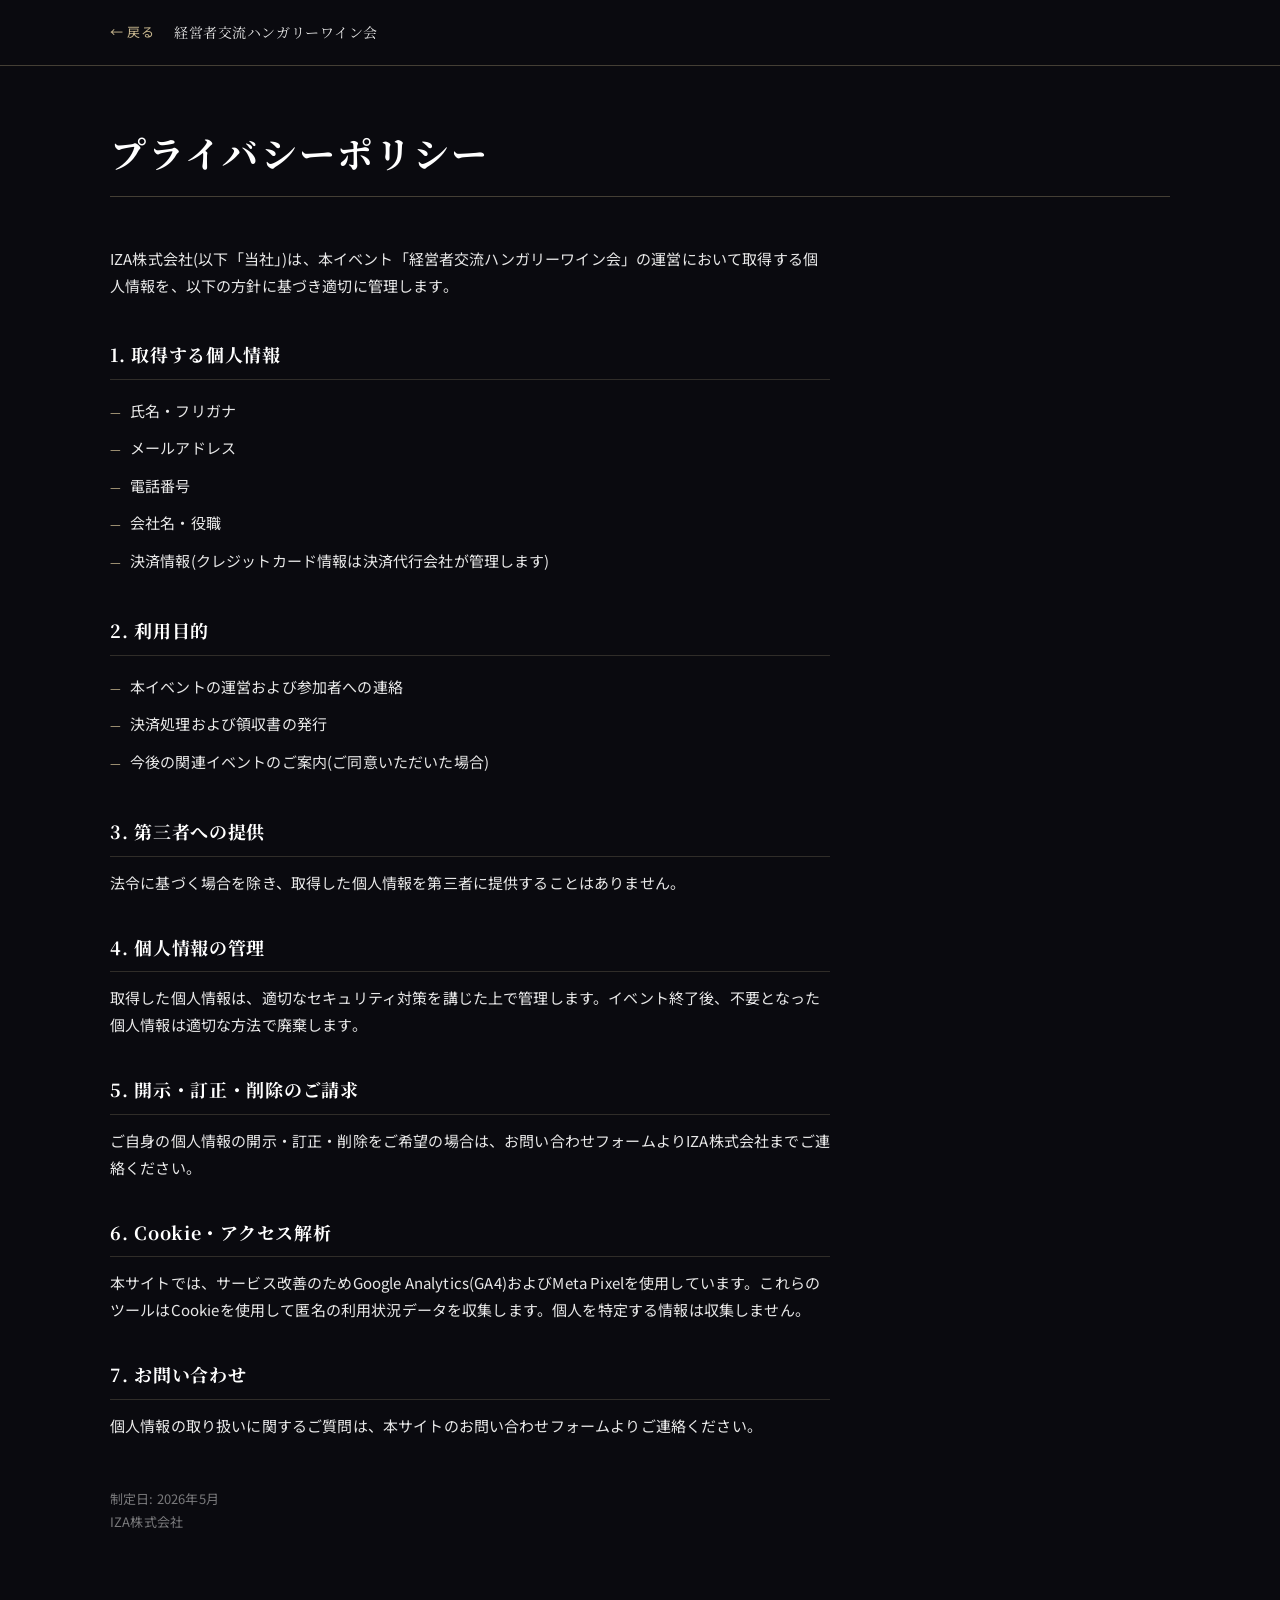
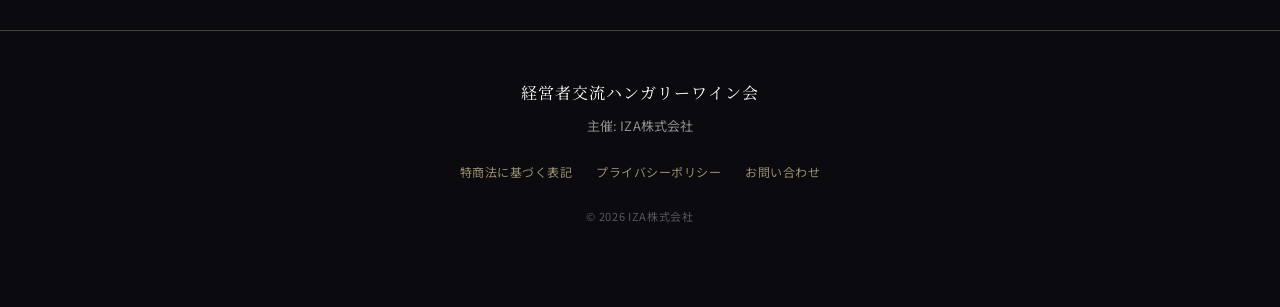
<file: class-e-lp/privacy.html>
<!DOCTYPE html>
<html lang="ja">
<head>
  <meta charset="UTF-8">
  <meta name="viewport" content="width=device-width, initial-scale=1.0">
  <title>プライバシーポリシー | 経営者交流ハンガリーワイン会</title>
  <meta name="description" content="経営者交流ハンガリーワイン会のプライバシーポリシー">
  <meta name="robots" content="noindex">

  <!-- Meta Pixel -->
  <script>
  !function(f,b,e,v,n,t,s)
  {if(f.fbq)return;n=f.fbq=function(){n.callMethod?
  n.callMethod.apply(n,arguments):n.queue.push(arguments)};
  if(!f._fbq)f._fbq=n;n.push=n;n.loaded=!0;n.version='2.0';
  n.queue=[];t=b.createElement(e);t.async=!0;
  t.src=v;s=b.getElementsByTagName(e)[0];
  s.parentNode.insertBefore(t,s)}(window, document,'script',
  'https://connect.facebook.net/en_US/fbevents.js');
  fbq('init', '120242057272170393');
  fbq('track', 'PageView');
  </script>
  <noscript>
    <img height="1" width="1" style="display:none"
    src="https://www.facebook.com/tr?id=120242057272170393&ev=PageView&noscript=1" alt=""/>
  </noscript>

  <!-- GA4 -->
  <script async src="https://www.googletagmanager.com/gtag/js?id=[GA4_MEASUREMENT_ID]"></script>
  <script>
    window.dataLayer = window.dataLayer || [];
    function gtag(){dataLayer.push(arguments);}
    gtag('js', new Date());
    gtag('config', '[GA4_MEASUREMENT_ID]');
  </script>

  <link rel="preconnect" href="https://fonts.googleapis.com">
  <link rel="preconnect" href="https://fonts.gstatic.com" crossorigin>
  <link href="https://fonts.googleapis.com/css2?family=Noto+Serif+JP:wght@400;500;700&family=Noto+Sans+JP:wght@400;500&family=Cinzel:wght@400;600&display=swap" rel="stylesheet">
  <link rel="stylesheet" href="css/style.css">
  <link rel="stylesheet" href="css/subpage.css">
</head>
<body>

  <header class="subpage-header">
    <div class="container">
      <a href="index.html" class="subpage-header__back">← 戻る</a>
      <p class="subpage-header__brand">経営者交流ハンガリーワイン会</p>
    </div>
  </header>

  <main class="subpage-main">
    <div class="container">
      <h1 class="subpage-title">プライバシーポリシー</h1>

      <div class="privacy-content">
        <p class="privacy-intro">IZA株式会社(以下「当社」)は、本イベント「経営者交流ハンガリーワイン会」の運営において取得する個人情報を、以下の方針に基づき適切に管理します。</p>

        <section class="privacy-section">
          <h2 class="privacy-section-title">1. 取得する個人情報</h2>
          <ul class="privacy-list">
            <li>氏名・フリガナ</li>
            <li>メールアドレス</li>
            <li>電話番号</li>
            <li>会社名・役職</li>
            <li>決済情報(クレジットカード情報は決済代行会社が管理します)</li>
          </ul>
        </section>

        <section class="privacy-section">
          <h2 class="privacy-section-title">2. 利用目的</h2>
          <ul class="privacy-list">
            <li>本イベントの運営および参加者への連絡</li>
            <li>決済処理および領収書の発行</li>
            <li>今後の関連イベントのご案内(ご同意いただいた場合)</li>
          </ul>
        </section>

        <section class="privacy-section">
          <h2 class="privacy-section-title">3. 第三者への提供</h2>
          <p>法令に基づく場合を除き、取得した個人情報を第三者に提供することはありません。</p>
        </section>

        <section class="privacy-section">
          <h2 class="privacy-section-title">4. 個人情報の管理</h2>
          <p>取得した個人情報は、適切なセキュリティ対策を講じた上で管理します。イベント終了後、不要となった個人情報は適切な方法で廃棄します。</p>
        </section>

        <section class="privacy-section">
          <h2 class="privacy-section-title">5. 開示・訂正・削除のご請求</h2>
          <p>ご自身の個人情報の開示・訂正・削除をご希望の場合は、お問い合わせフォームよりIZA株式会社までご連絡ください。</p>
        </section>

        <section class="privacy-section">
          <h2 class="privacy-section-title">6. Cookie・アクセス解析</h2>
          <p>本サイトでは、サービス改善のためGoogle Analytics(GA4)およびMeta Pixelを使用しています。これらのツールはCookieを使用して匿名の利用状況データを収集します。個人を特定する情報は収集しません。</p>
        </section>

        <section class="privacy-section">
          <h2 class="privacy-section-title">7. お問い合わせ</h2>
          <p>個人情報の取り扱いに関するご質問は、本サイトのお問い合わせフォームよりご連絡ください。</p>
        </section>

        <p class="privacy-date">制定日: 2026年5月<br>IZA株式会社</p>
      </div>
    </div>
  </main>

  <footer class="footer">
    <div class="container">
      <p class="footer__title">経営者交流ハンガリーワイン会</p>
      <p class="footer__organizer">主催: IZA株式会社</p>
      <nav class="footer__nav" aria-label="フッターナビゲーション">
        <a href="tokushoho.html" class="footer__link">特商法に基づく表記</a>
        <a href="privacy.html" class="footer__link">プライバシーポリシー</a>
        <a href="index.html#contact" class="footer__link">お問い合わせ</a>
      </nav>
      <p class="footer__copy">&copy; 2026 IZA株式会社</p>
    </div>
  </footer>

</body>
</html>
</file>
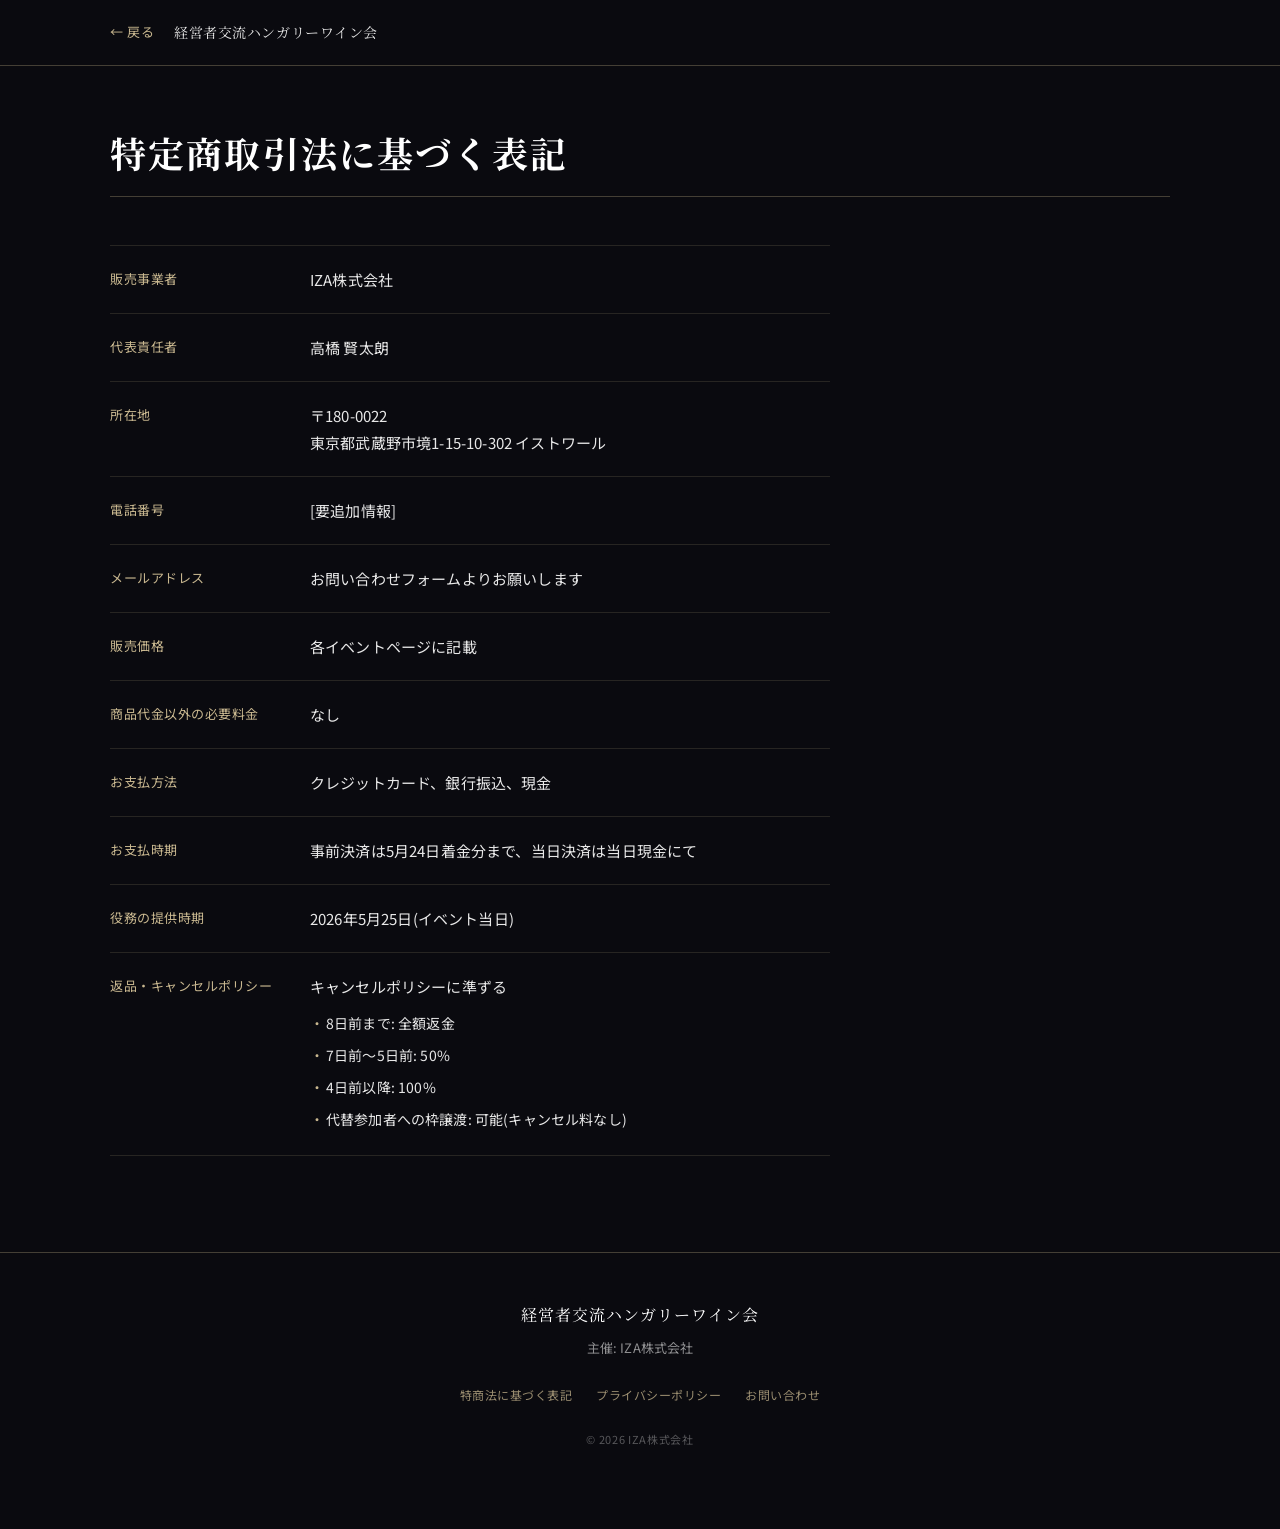
<file: class-e-lp/tokushoho.html>
<!DOCTYPE html>
<html lang="ja">
<head>
  <meta charset="UTF-8">
  <meta name="viewport" content="width=device-width, initial-scale=1.0">
  <title>特定商取引法に基づく表記 | 経営者交流ハンガリーワイン会</title>
  <meta name="description" content="経営者交流ハンガリーワイン会の特定商取引法に基づく表記">
  <meta name="robots" content="noindex">

  <!-- Meta Pixel -->
  <script>
  !function(f,b,e,v,n,t,s)
  {if(f.fbq)return;n=f.fbq=function(){n.callMethod?
  n.callMethod.apply(n,arguments):n.queue.push(arguments)};
  if(!f._fbq)f._fbq=n;n.push=n;n.loaded=!0;n.version='2.0';
  n.queue=[];t=b.createElement(e);t.async=!0;
  t.src=v;s=b.getElementsByTagName(e)[0];
  s.parentNode.insertBefore(t,s)}(window, document,'script',
  'https://connect.facebook.net/en_US/fbevents.js');
  fbq('init', '120242057272170393');
  fbq('track', 'PageView');
  </script>
  <noscript>
    <img height="1" width="1" style="display:none"
    src="https://www.facebook.com/tr?id=120242057272170393&ev=PageView&noscript=1" alt=""/>
  </noscript>

  <!-- GA4 -->
  <script async src="https://www.googletagmanager.com/gtag/js?id=[GA4_MEASUREMENT_ID]"></script>
  <script>
    window.dataLayer = window.dataLayer || [];
    function gtag(){dataLayer.push(arguments);}
    gtag('js', new Date());
    gtag('config', '[GA4_MEASUREMENT_ID]');
  </script>

  <link rel="preconnect" href="https://fonts.googleapis.com">
  <link rel="preconnect" href="https://fonts.gstatic.com" crossorigin>
  <link href="https://fonts.googleapis.com/css2?family=Noto+Serif+JP:wght@400;500;700&family=Noto+Sans+JP:wght@400;500&family=Cinzel:wght@400;600&display=swap" rel="stylesheet">
  <link rel="stylesheet" href="css/style.css">
  <link rel="stylesheet" href="css/subpage.css">
</head>
<body>

  <header class="subpage-header">
    <div class="container">
      <a href="index.html" class="subpage-header__back">← 戻る</a>
      <p class="subpage-header__brand">経営者交流ハンガリーワイン会</p>
    </div>
  </header>

  <main class="subpage-main">
    <div class="container">
      <h1 class="subpage-title">特定商取引法に基づく表記</h1>

      <dl class="legal-table">
        <div class="legal-row">
          <dt class="legal-term">販売事業者</dt>
          <dd class="legal-desc">IZA株式会社</dd>
        </div>
        <div class="legal-row">
          <dt class="legal-term">代表責任者</dt>
          <dd class="legal-desc">高橋 賢太朗</dd>
        </div>
        <div class="legal-row">
          <dt class="legal-term">所在地</dt>
          <dd class="legal-desc">〒180-0022<br>東京都武蔵野市境1-15-10-302 イストワール</dd>
        </div>
        <div class="legal-row">
          <dt class="legal-term">電話番号</dt>
          <dd class="legal-desc">[要追加情報]</dd>
        </div>
        <div class="legal-row">
          <dt class="legal-term">メールアドレス</dt>
          <dd class="legal-desc">お問い合わせフォームよりお願いします</dd>
        </div>
        <div class="legal-row">
          <dt class="legal-term">販売価格</dt>
          <dd class="legal-desc">各イベントページに記載</dd>
        </div>
        <div class="legal-row">
          <dt class="legal-term">商品代金以外の必要料金</dt>
          <dd class="legal-desc">なし</dd>
        </div>
        <div class="legal-row">
          <dt class="legal-term">お支払方法</dt>
          <dd class="legal-desc">クレジットカード、銀行振込、現金</dd>
        </div>
        <div class="legal-row">
          <dt class="legal-term">お支払時期</dt>
          <dd class="legal-desc">事前決済は5月24日着金分まで、当日決済は当日現金にて</dd>
        </div>
        <div class="legal-row">
          <dt class="legal-term">役務の提供時期</dt>
          <dd class="legal-desc">2026年5月25日(イベント当日)</dd>
        </div>
        <div class="legal-row">
          <dt class="legal-term">返品・キャンセルポリシー</dt>
          <dd class="legal-desc">
            <p>キャンセルポリシーに準ずる</p>
            <ul class="legal-list">
              <li>8日前まで: 全額返金</li>
              <li>7日前〜5日前: 50%</li>
              <li>4日前以降: 100%</li>
              <li>代替参加者への枠譲渡: 可能(キャンセル料なし)</li>
            </ul>
          </dd>
        </div>
      </dl>
    </div>
  </main>

  <footer class="footer">
    <div class="container">
      <p class="footer__title">経営者交流ハンガリーワイン会</p>
      <p class="footer__organizer">主催: IZA株式会社</p>
      <nav class="footer__nav" aria-label="フッターナビゲーション">
        <a href="tokushoho.html" class="footer__link">特商法に基づく表記</a>
        <a href="privacy.html" class="footer__link">プライバシーポリシー</a>
        <a href="index.html#contact" class="footer__link">お問い合わせ</a>
      </nav>
      <p class="footer__copy">&copy; 2026 IZA株式会社</p>
    </div>
  </footer>

</body>
</html>
</file>
<file: class-e-lp/css/style.css>
/* ============================================
   Class-E LP — style.css
   カラーパレット: 漆黒 + ゴールド
   ============================================ */

/* ---------- CSS変数 ---------- */
:root {
  --color-bg-primary:   #0A0A0F;
  --color-bg-secondary: #1A1A2E;
  --color-accent:       #C9B890;
  --color-text:         #E8E8E8;
  --color-heading:      #FFFFFF;
  --color-divider:      #C9B890;
  --color-border:       rgba(201, 184, 144, 0.3);

  --font-serif-ja:  'Noto Serif JP', 'Yu Mincho', 'YuMincho', Georgia, serif;
  --font-sans-ja:   'Noto Sans JP', 'Yu Gothic', 'YuGothic', 'Hiragino Sans', sans-serif;
  --font-serif-en:  Georgia, 'Trebuchet MS', serif;
  --font-sans-en:   Inter, Calibri, sans-serif;

  --max-width-content: 720px;
  --max-width-layout:  1100px;

  --section-gap-mobile:  64px;
  --section-gap-desktop: 96px;

  --transition: 0.25s ease;
}

/* ---------- リセット ---------- */
*, *::before, *::after {
  box-sizing: border-box;
  margin: 0;
  padding: 0;
}

html {
  scroll-behavior: smooth;
  font-size: 16px;
}

body {
  background-color: var(--color-bg-primary);
  color: var(--color-text);
  font-family: var(--font-sans-ja);
  font-size: 1rem;
  line-height: 1.75;
  letter-spacing: 0.01em;
  -webkit-font-smoothing: antialiased;
}

img {
  max-width: 100%;
  height: auto;
  display: block;
}

a {
  color: var(--color-accent);
  text-decoration: none;
  transition: opacity var(--transition);
}

a:hover,
a:focus {
  opacity: 0.75;
}

a:focus-visible {
  outline: 2px solid var(--color-accent);
  outline-offset: 3px;
}

ul {
  list-style: none;
}

/* ---------- コンテナ ---------- */
.container {
  width: 100%;
  max-width: var(--max-width-layout);
  margin: 0 auto;
  padding: 0 20px;
}

/* ---------- セクション共通 ---------- */
.section {
  padding: var(--section-gap-mobile) 0;
}

.section--dark {
  background-color: var(--color-bg-primary);
}

.section--secondary {
  background-color: var(--color-bg-secondary);
}

.section__title {
  font-family: var(--font-serif-ja);
  font-size: clamp(24px, 5vw, 32px);
  font-weight: 700;
  color: var(--color-heading);
  letter-spacing: 0.06em;
  line-height: 1.3;
  margin-bottom: 32px;
  position: relative;
  padding-bottom: 16px;
}

.section__title::after {
  content: '';
  position: absolute;
  bottom: 0;
  left: 0;
  width: 48px;
  height: 1px;
  background-color: var(--color-accent);
}

.section__body {
  max-width: var(--max-width-content);
}

.section__body p {
  margin-bottom: 1.4em;
  font-size: 1rem;
  line-height: 1.8;
}

.section__body p:last-child {
  margin-bottom: 0;
}

/* ---------- ヒーロー ---------- */
.hero {
  position: relative;
  min-height: 100svh;
  display: flex;
  align-items: center;
  justify-content: center;
  overflow: hidden;
  background-color: var(--color-bg-primary);
}

.hero__overlay {
  position: absolute;
  inset: 0;
  background: rgba(10, 10, 15, 0.72);
}

.hero__content {
  position: relative;
  z-index: 1;
  text-align: center;
  padding: 80px 24px 120px;
  max-width: 640px;
  width: 100%;
}

.hero__label {
  font-family: var(--font-serif-en);
  font-size: 11px;
  letter-spacing: 0.25em;
  color: var(--color-accent);
  margin-bottom: 24px;
  text-transform: uppercase;
}

.hero__flag {
  display: inline-flex;
  width: 18px;
  height: 12px;
  vertical-align: middle;
  border: 1px solid rgba(232, 232, 232, 0.4);
  overflow: hidden;
  flex-direction: column;
}

.hero__flag-stripe {
  flex: 1;
  display: block;
}
.hero__flag-stripe--red   { background: #CE2939; }
.hero__flag-stripe--white { background: #FFFFFF; }
.hero__flag-stripe--green { background: #477050; }

.hero__title {
  font-family: var(--font-serif-ja);
  font-size: clamp(36px, 8vw, 56px);
  font-weight: 700;
  color: var(--color-heading);
  letter-spacing: 0.06em;
  line-height: 1.3;
  margin-bottom: 20px;
}

.hero__subtitle {
  font-family: var(--font-serif-ja);
  font-size: clamp(15px, 3vw, 18px);
  color: var(--color-text);
  letter-spacing: 0.04em;
  line-height: 1.6;
  margin-bottom: 28px;
}

.hero__meta {
  font-size: 14px;
  color: var(--color-accent);
  letter-spacing: 0.08em;
  line-height: 1.8;
  margin-bottom: 36px;
}

.hero__cta {
  margin-bottom: 16px;
}

.hero__price {
  font-size: 13px;
  color: rgba(232, 232, 232, 0.65);
  letter-spacing: 0.04em;
}

/* ---------- ボタン ---------- */
.btn {
  display: inline-flex;
  align-items: center;
  justify-content: center;
  min-height: 52px;
  padding: 14px 40px;
  font-family: var(--font-sans-ja);
  font-size: 15px;
  font-weight: 500;
  letter-spacing: 0.08em;
  border-radius: 2px;
  cursor: pointer;
  transition: background-color var(--transition), color var(--transition), opacity var(--transition);
  text-decoration: none;
  border: none;
  outline: none;
}

.btn:focus-visible {
  outline: 2px solid var(--color-accent);
  outline-offset: 3px;
}

.btn--primary {
  background-color: transparent;
  color: var(--color-heading);
  border: 1.5px solid var(--color-accent);
}

.btn--primary:hover,
.btn--primary:focus {
  background-color: var(--color-accent);
  color: var(--color-bg-primary);
  opacity: 1;
}

.btn--full {
  width: 100%;
}

.btn--floating {
  padding: 14px 32px;
  font-size: 14px;
}

/* モバイル時はヒーローCTAを90%幅 */
@media (max-width: 480px) {
  .hero__cta {
    width: 90%;
  }
}

/* ---------- 画像プレースホルダー ---------- */
.image-placeholder {
  background-color: rgba(201, 184, 144, 0.06);
  border: 1px dashed rgba(201, 184, 144, 0.3);
  border-radius: 2px;
  display: flex;
  align-items: center;
  justify-content: center;
  color: rgba(201, 184, 144, 0.5);
  font-size: 13px;
  letter-spacing: 0.04em;
  margin-top: 32px;
  min-height: 200px;
}

.image-placeholder--logo {
  max-width: 240px;
  min-height: 120px;
  margin-top: 0;
}

.image-placeholder--wine {
  min-height: 180px;
  margin-top: 0;
}

.image-placeholder--venue {
  min-height: 240px;
  margin-top: 0;
}

/* ---------- 主催者 ---------- */
.organizer__inner {
  display: flex;
  gap: 40px;
  align-items: flex-start;
  flex-wrap: wrap;
}

.organizer__text {
  flex: 1;
  min-width: 240px;
}

.organizer__name {
  font-family: var(--font-serif-ja);
  font-size: 20px;
  font-weight: 700;
  color: var(--color-heading);
  margin-bottom: 16px;
  letter-spacing: 0.04em;
}

.organizer__text p {
  margin-bottom: 1.2em;
  line-height: 1.8;
}

/* ---------- タイムライン ---------- */
.timeline {
  max-width: var(--max-width-content);
  border-left: 1px solid var(--color-border);
  padding-left: 24px;
}

.timeline__item {
  display: flex;
  gap: 24px;
  padding: 16px 0;
  position: relative;
}

.timeline__item::before {
  content: '';
  position: absolute;
  left: -28px;
  top: 22px;
  width: 8px;
  height: 8px;
  border-radius: 50%;
  background-color: var(--color-accent);
}

.timeline__time {
  font-family: var(--font-serif-en);
  font-size: 14px;
  color: var(--color-accent);
  letter-spacing: 0.05em;
  min-width: 52px;
  padding-top: 2px;
}

.timeline__content {
  font-size: 15px;
  color: var(--color-text);
  line-height: 1.6;
}

/* ---------- 会場 ---------- */
.venue__inner {
  display: flex;
  gap: 40px;
  align-items: flex-start;
  flex-wrap: wrap;
  margin-bottom: 32px;
}

.venue__info {
  flex: 1;
  min-width: 200px;
}

.venue__name {
  font-family: var(--font-serif-ja);
  font-size: 20px;
  font-weight: 700;
  color: var(--color-heading);
  margin-bottom: 12px;
  letter-spacing: 0.04em;
}

.venue__address {
  font-size: 15px;
  line-height: 1.8;
  margin-bottom: 16px;
}

.venue__map-link {
  display: inline-block;
  font-size: 13px;
  color: var(--color-accent);
  border-bottom: 1px solid rgba(201, 184, 144, 0.4);
  padding-bottom: 2px;
}

.venue__map {
  border-radius: 2px;
  overflow: hidden;
  border: 1px solid var(--color-border);
}

/* ---------- 参加費 ---------- */
.pricing__table {
  max-width: var(--max-width-content);
  border: 1px solid var(--color-border);
  border-radius: 2px;
  overflow: hidden;
  margin-bottom: 16px;
}

.pricing__row {
  display: grid;
  grid-template-columns: 1fr 1fr 1.5fr;
  gap: 0;
  border-bottom: 1px solid var(--color-border);
  padding: 16px 20px;
  align-items: center;
}

.pricing__row:last-child {
  border-bottom: none;
}

.pricing__row--header {
  background-color: rgba(201, 184, 144, 0.08);
  font-size: 12px;
  letter-spacing: 0.06em;
  color: var(--color-accent);
}

.pricing__label {
  font-size: 15px;
  font-weight: 500;
  color: var(--color-heading);
}

.pricing__amount {
  font-family: var(--font-serif-en);
  font-size: 20px;
  font-weight: 700;
  color: var(--color-accent);
  letter-spacing: 0.02em;
}

.pricing__amount small {
  font-size: 12px;
  color: var(--color-text);
  font-weight: 400;
}

.pricing__method {
  font-size: 13px;
  color: var(--color-text);
  line-height: 1.6;
}

.pricing__note {
  font-size: 13px;
  color: rgba(232, 232, 232, 0.65);
  margin-bottom: 24px;
}

.pricing__includes {
  max-width: var(--max-width-content);
  background-color: rgba(201, 184, 144, 0.05);
  border: 1px solid var(--color-border);
  border-radius: 2px;
  padding: 20px 24px;
  margin-bottom: 20px;
}

.pricing__includes-title {
  font-size: 13px;
  color: var(--color-accent);
  letter-spacing: 0.06em;
  margin-bottom: 12px;
}

.pricing__includes ul {
  list-style: none;
}

.pricing__includes li {
  font-size: 14px;
  padding: 4px 0;
  padding-left: 16px;
  position: relative;
}

.pricing__includes li::before {
  content: '—';
  position: absolute;
  left: 0;
  color: var(--color-accent);
  font-size: 12px;
}

.pricing__capacity {
  font-size: 13px;
  color: rgba(232, 232, 232, 0.65);
  margin-bottom: 32px;
}

.pricing__cta {
  display: block;
  max-width: 320px;
}

@media (max-width: 480px) {
  .pricing__row {
    grid-template-columns: 1fr;
    gap: 6px;
  }
  .pricing__row--header {
    display: none;
  }
  .pricing__cta {
    max-width: 100%;
  }
}

/* ---------- ステップ ---------- */
.steps {
  max-width: var(--max-width-content);
}

.step {
  display: flex;
  gap: 20px;
  padding: 20px 0;
  border-bottom: 1px solid var(--color-border);
  align-items: flex-start;
}

.step:last-child {
  border-bottom: none;
}

.step__number {
  width: 36px;
  height: 36px;
  border-radius: 50%;
  border: 1px solid var(--color-accent);
  color: var(--color-accent);
  font-family: var(--font-serif-en);
  font-size: 14px;
  display: flex;
  align-items: center;
  justify-content: center;
  flex-shrink: 0;
  margin-top: 2px;
}

.step__title {
  font-size: 15px;
  font-weight: 500;
  color: var(--color-heading);
  margin-bottom: 6px;
  letter-spacing: 0.02em;
}

.step__desc {
  font-size: 14px;
  color: var(--color-text);
  line-height: 1.7;
}

/* ---------- 申込フォーム ---------- */
.apply-form,
.contact-form {
  max-width: var(--max-width-content);
}

.form-group {
  margin-bottom: 24px;
}

.form-label {
  display: block;
  font-size: 14px;
  color: var(--color-text);
  margin-bottom: 8px;
  letter-spacing: 0.02em;
}

.required {
  display: inline-block;
  font-size: 11px;
  color: var(--color-bg-primary);
  background-color: var(--color-accent);
  padding: 1px 6px;
  border-radius: 2px;
  margin-left: 6px;
  vertical-align: middle;
  letter-spacing: 0.04em;
}

.optional {
  display: inline-block;
  font-size: 11px;
  color: rgba(232, 232, 232, 0.5);
  border: 1px solid rgba(232, 232, 232, 0.3);
  padding: 1px 6px;
  border-radius: 2px;
  margin-left: 6px;
  vertical-align: middle;
  letter-spacing: 0.04em;
}

.form-input,
.form-textarea {
  width: 100%;
  background-color: rgba(255, 255, 255, 0.05);
  border: 1px solid rgba(201, 184, 144, 0.25);
  border-radius: 2px;
  color: var(--color-text);
  font-family: var(--font-sans-ja);
  font-size: 15px;
  padding: 12px 16px;
  transition: border-color var(--transition);
  appearance: none;
  -webkit-appearance: none;
}

.form-input::placeholder,
.form-textarea::placeholder {
  color: rgba(232, 232, 232, 0.3);
}

.form-input:focus,
.form-textarea:focus {
  outline: none;
  border-color: var(--color-accent);
  background-color: rgba(255, 255, 255, 0.07);
}

.form-input.is-invalid,
.form-textarea.is-invalid {
  border-color: #c0392b;
}

.form-textarea {
  resize: vertical;
  min-height: 100px;
}

.form-error {
  display: block;
  font-size: 12px;
  color: #e07070;
  margin-top: 6px;
  min-height: 18px;
}

/* ラジオボタン */
fieldset {
  border: none;
}

legend {
  float: left;
  width: 100%;
  margin-bottom: 8px;
}

.radio-group {
  display: flex;
  flex-wrap: wrap;
  gap: 12px;
  clear: both;
}

.radio-label {
  display: flex;
  align-items: center;
  gap: 8px;
  cursor: pointer;
  font-size: 14px;
  color: var(--color-text);
  padding: 10px 16px;
  border: 1px solid rgba(201, 184, 144, 0.25);
  border-radius: 2px;
  transition: border-color var(--transition), background-color var(--transition);
  min-height: 44px;
}

.radio-label:hover {
  border-color: var(--color-accent);
  background-color: rgba(201, 184, 144, 0.05);
}

.radio-label input[type="radio"] {
  accent-color: var(--color-accent);
  width: 16px;
  height: 16px;
  cursor: pointer;
}

.radio-label input[type="radio"]:focus-visible {
  outline: 2px solid var(--color-accent);
  outline-offset: 2px;
}

/* フォーム送信完了 */
.form-success {
  max-width: var(--max-width-content);
  background-color: rgba(201, 184, 144, 0.08);
  border: 1px solid var(--color-accent);
  border-radius: 2px;
  padding: 32px 28px;
  margin-bottom: 32px;
}

.form-success h3 {
  font-family: var(--font-serif-ja);
  font-size: 20px;
  color: var(--color-heading);
  margin-bottom: 16px;
  letter-spacing: 0.04em;
}

.form-success p {
  font-size: 15px;
  line-height: 1.8;
  margin-bottom: 12px;
}

/* ---------- FAQ ---------- */
.faq-list {
  max-width: var(--max-width-content);
}

.faq-item {
  border-bottom: 1px solid var(--color-border);
}

.faq-item:first-child {
  border-top: 1px solid var(--color-border);
}

.faq-question {
  display: flex;
  justify-content: space-between;
  align-items: center;
  padding: 20px 4px;
  font-size: 15px;
  font-weight: 500;
  color: var(--color-heading);
  cursor: pointer;
  list-style: none;
  letter-spacing: 0.02em;
  line-height: 1.5;
  gap: 16px;
}

.faq-question::-webkit-details-marker {
  display: none;
}

.faq-question::after {
  content: '+';
  font-size: 20px;
  color: var(--color-accent);
  flex-shrink: 0;
  transition: transform var(--transition);
  font-family: var(--font-serif-en);
  font-weight: 300;
}

details[open] .faq-question::after {
  transform: rotate(45deg);
}

.faq-answer {
  padding: 0 4px 20px;
}

.faq-answer p {
  font-size: 14px;
  line-height: 1.8;
  color: var(--color-text);
  margin-bottom: 12px;
}

.faq-answer p:last-child {
  margin-bottom: 0;
}

/* ---------- 注意事項 ---------- */
.notes-list li {
  font-size: 14px;
  line-height: 1.8;
  padding: 8px 0 8px 20px;
  position: relative;
  border-bottom: 1px solid rgba(201, 184, 144, 0.1);
}

.notes-list li:last-child {
  border-bottom: none;
}

.notes-list li::before {
  content: '・';
  position: absolute;
  left: 0;
  color: var(--color-accent);
}

/* ---------- フッター ---------- */
.footer {
  background-color: var(--color-bg-primary);
  border-top: 1px solid var(--color-border);
  padding: 48px 0 80px;
  text-align: center;
}

.footer__title {
  font-family: var(--font-serif-ja);
  font-size: 16px;
  color: var(--color-heading);
  letter-spacing: 0.06em;
  margin-bottom: 8px;
}

.footer__organizer {
  font-size: 13px;
  color: rgba(232, 232, 232, 0.6);
  margin-bottom: 24px;
}

.footer__nav {
  display: flex;
  flex-wrap: wrap;
  justify-content: center;
  gap: 8px 24px;
  margin-bottom: 24px;
}

.footer__link {
  font-size: 12px;
  color: rgba(201, 184, 144, 0.75);
  letter-spacing: 0.04em;
  border-bottom: 1px solid transparent;
  transition: border-color var(--transition);
}

.footer__link:hover,
.footer__link:focus {
  border-color: var(--color-accent);
  opacity: 1;
}

.footer__copy {
  font-size: 11px;
  color: rgba(232, 232, 232, 0.35);
  letter-spacing: 0.06em;
}

/* ---------- 浮動CTAボタン ---------- */
.floating-cta {
  position: fixed;
  bottom: 0;
  left: 0;
  right: 0;
  padding: 12px 20px 16px;
  background: linear-gradient(to top, rgba(10, 10, 15, 0.95) 0%, rgba(10, 10, 15, 0) 100%);
  z-index: 100;
  display: flex;
  justify-content: center;
  pointer-events: none;
  opacity: 0;
  transform: translateY(20px);
  transition: opacity 0.4s ease, transform 0.4s ease;
}

.floating-cta.is-visible {
  opacity: 1;
  transform: translateY(0);
  pointer-events: auto;
}

.btn--floating {
  max-width: 360px;
  width: 100%;
  box-shadow: 0 4px 20px rgba(0, 0, 0, 0.5);
}

/* ---------- デスクトップ調整 ---------- */
@media (min-width: 1025px) {
  .section {
    padding: var(--section-gap-desktop) 0;
  }

  .hero__content {
    padding: 120px 40px 160px;
  }

  .floating-cta {
    display: none;
  }
}

/* ---------- タブレット調整 ---------- */
@media (min-width: 481px) and (max-width: 1024px) {
  .section {
    padding: 80px 0;
  }
}

/* ---------- スクロールバー ---------- */
::-webkit-scrollbar {
  width: 6px;
}

::-webkit-scrollbar-track {
  background: var(--color-bg-primary);
}

::-webkit-scrollbar-thumb {
  background: rgba(201, 184, 144, 0.3);
  border-radius: 3px;
}


/* ============================================
   ハンガリーデザイン追加スタイル
   ============================================ */

/* ---------- ハンガリーカラーバー ---------- */
.hungary-bar {
  position: fixed;
  top: 0;
  left: 0;
  width: 100%;
  height: 4px;
  display: flex;
  z-index: 1000;
}
.hungary-bar__stripe {
  flex: 1;
  display: block;
}
.hungary-bar__stripe--red   { background: #CE2939; }
.hungary-bar__stripe--white { background: #FFFFFF; }
.hungary-bar__stripe--green { background: #477050; }

/* ---------- ヒーロー背景画像 ---------- */
.hero__bg-img {
  position: absolute;
  inset: 0;
  width: 100%;
  height: 100%;
  object-fit: cover;
  object-position: center top;
}

.hero__bg {
  position: absolute;
  inset: 0;
  overflow: hidden;
  background:
    radial-gradient(ellipse at 15% 85%, rgba(201, 184, 144, 0.08) 0%, transparent 60%),
    linear-gradient(135deg, rgba(201, 184, 144, 0.04) 0%, transparent 50%);
}

/* ---------- ハンガリーファクト ---------- */
.hungary-facts {
  display: flex;
  gap: 16px;
  margin-top: 48px;
  flex-wrap: wrap;
  justify-content: center;
}

.hungary-fact {
  flex: 1;
  min-width: 140px;
  max-width: 220px;
  background: rgba(201, 184, 144, 0.06);
  border: 1px solid rgba(201, 184, 144, 0.25);
  border-top: 3px solid var(--color-accent);
  padding: 24px 16px;
  text-align: center;
  display: flex;
  flex-direction: column;
  gap: 8px;
}

.hungary-fact__num {
  font-family: 'Cinzel', var(--font-serif-en);
  font-size: clamp(22px, 4vw, 32px);
  font-weight: 600;
  color: var(--color-accent);
  letter-spacing: 0.04em;
  line-height: 1.1;
}

.hungary-fact__num small {
  font-size: 0.55em;
  font-weight: 400;
  letter-spacing: 0.08em;
}

.hungary-fact__label {
  font-size: 12px;
  color: rgba(232, 232, 232, 0.7);
  letter-spacing: 0.06em;
}

/* ---------- ワインカード ---------- */
.wine-grid {
  display: grid;
  grid-template-columns: repeat(2, 1fr);
  gap: 24px;
  margin-top: 40px;
}
@media (max-width: 600px) {
  .wine-grid {
    grid-template-columns: 1fr;
    gap: 20px;
  }
}
@media (min-width: 900px) {
  .wine-grid {
    grid-template-columns: repeat(3, 1fr);
    gap: 24px;
  }
}

.wine-card {
  background: rgba(201, 184, 144, 0.04);
  border: 1px solid rgba(201, 184, 144, 0.18);
  border-radius: 2px;
  overflow: hidden;
  transition: transform 0.25s ease, box-shadow 0.25s ease;
}

.wine-card:hover {
  transform: translateY(-4px);
  box-shadow: 0 12px 32px rgba(0, 0, 0, 0.5);
}

.wine-card__img-wrap {
  width: 100%;
  height: 320px;
  overflow: hidden;
  background: #FFFFFF;
  display: flex;
  align-items: center;
  justify-content: center;
  padding: 16px;
}

.wine-card__img {
  width: auto;
  height: 100%;
  max-width: 100%;
  max-height: 288px;
  object-fit: contain;
  object-position: center bottom;
  transition: transform 0.4s ease;
}

.wine-card:hover .wine-card__img {
  transform: scale(1.04);
}

.wine-card__body {
  padding: 16px;
}

.wine-card__region {
  font-size: 10px;
  letter-spacing: 0.18em;
  text-transform: uppercase;
  color: var(--color-accent);
  margin-bottom: 6px;
  font-family: var(--font-serif-en);
}

.wine-card__name {
  font-family: var(--font-serif-ja);
  font-size: 14px;
  font-weight: 700;
  color: var(--color-heading);
  margin-bottom: 8px;
  line-height: 1.4;
}

.wine-card__desc {
  font-size: 12px;
  color: rgba(232, 232, 232, 0.65);
  line-height: 1.65;
}

/* ---------- IZAロゴエリア ---------- */
.organizer__logo-area {
  display: flex;
  align-items: center;
  justify-content: center;
  width: 160px;
  height: 100px;
  flex-shrink: 0;
  border: 1px solid rgba(201, 184, 144, 0.3);
  background: rgba(201, 184, 144, 0.04);
}

.organizer__logo-text {
  font-family: 'Cinzel', var(--font-serif-en);
  font-size: 36px;
  font-weight: 600;
  letter-spacing: 0.18em;
  color: var(--color-accent);
}

/* ---------- ヒーロー上部マージン調整（ハンガリーバー分） ---------- */
.hero {
  padding-top: 4px;
}

/* ---------- ワインセクション補足テキスト ---------- */
.wine-note {
  margin-top: 20px;
  font-size: 12px;
  color: rgba(232, 232, 232, 0.5);
  letter-spacing: 0.04em;
  text-align: center;
  border-top: 1px solid rgba(201, 184, 144, 0.15);
  padding-top: 16px;
}

.wine-card__example {
  display: inline-block;
  margin-top: 10px;
  font-size: 10px;
  letter-spacing: 0.1em;
  color: rgba(201, 184, 144, 0.55);
  border: 1px solid rgba(201, 184, 144, 0.25);
  padding: 2px 8px;
  border-radius: 1px;
}

/* ---------- ハンガリー4章グリッド ---------- */
.hungary-chapters {
  display: grid;
  grid-template-columns: repeat(2, 1fr);
  gap: 20px;
  margin-top: 40px;
}

@media (max-width: 600px) {
  .hungary-chapters {
    grid-template-columns: 1fr;
  }
}

.hungary-chapter {
  background: rgba(201, 184, 144, 0.04);
  border: 1px solid rgba(201, 184, 144, 0.18);
  border-left: 3px solid var(--color-accent);
  padding: 24px 20px;
  transition: background 0.2s ease;
}

.hungary-chapter:hover {
  background: rgba(201, 184, 144, 0.08);
}

.hungary-chapter__num {
  font-family: 'Cinzel', var(--font-serif-en);
  font-size: 10px;
  letter-spacing: 0.2em;
  color: var(--color-accent);
  margin-bottom: 10px;
  text-transform: uppercase;
}

.hungary-chapter__title {
  font-family: var(--font-serif-ja);
  font-size: clamp(15px, 2.5vw, 18px);
  font-weight: 700;
  color: var(--color-heading);
  margin-bottom: 12px;
  line-height: 1.4;
}

.hungary-chapter__desc {
  font-size: 13px;
  color: rgba(232, 232, 232, 0.72);
  line-height: 1.75;
}

/* ---------- 詳細リンクエリア ---------- */
.hungary-readmore {
  margin-top: 36px;
  text-align: center;
}

/* ---------- アウトラインボタン ---------- */
.btn--outline {
  display: inline-block;
  padding: 14px 36px;
  border: 1px solid var(--color-accent);
  color: var(--color-accent);
  background: transparent;
  font-family: var(--font-serif-ja);
  font-size: 14px;
  letter-spacing: 0.1em;
  text-decoration: none;
  transition: background 0.2s ease, color 0.2s ease;
  cursor: pointer;
}

.btn--outline:hover {
  background: var(--color-accent);
  color: var(--color-bg-primary);
}

/* ---------- セクションリードテキスト ---------- */
.section__lead {
  text-align: center;
  color: rgba(232, 232, 232, 0.75);
  font-size: 14px;
  line-height: 1.9;
  margin-bottom: 8px;
}

/* ---------- セレクトボックス ---------- */
.form-select {
  appearance: none;
  -webkit-appearance: none;
  background-image: url("data:image/svg+xml,%3Csvg xmlns='http://www.w3.org/2000/svg' width='12' height='8' viewBox='0 0 12 8'%3E%3Cpath d='M1 1l5 5 5-5' stroke='%23C9B890' stroke-width='1.5' fill='none' stroke-linecap='round'/%3E%3C/svg%3E");
  background-repeat: no-repeat;
  background-position: right 16px center;
  padding-right: 40px;
  cursor: pointer;
}

.form-select option {
  background-color: #1A1A2E;
  color: #E8E8E8;
}

/* ---------- 会場写真ギャラリー ---------- */
.venue__photos {
  display: grid;
  grid-template-columns: repeat(2, 1fr);
  gap: 12px;
  margin-top: 8px;
}

@media (max-width: 600px) {
  .venue__photos {
    grid-template-columns: 1fr;
  }
}

.venue__photo {
  width: 100%;
  height: 240px;
  object-fit: cover;
  border: 1px solid rgba(201, 184, 144, 0.15);
  display: block;
}

@media (max-width: 600px) {
  .venue__photo {
    height: 200px;
  }
}

/* ---------- ワイングリッド 7本対応 ---------- */
/* 7枚: PC=3列(3+3+1)、タブレット=2列、スマホ=1列 */

/* ---------- フッターロゴ ---------- */
.footer__logo-wrap {
  display: flex;
  justify-content: center;
  margin-bottom: 20px;
}

.footer__logo {
  width: auto;
  height: 80px;
  object-fit: contain;
  filter: brightness(0) invert(1); /* 黒ロゴを白に反転 */
  opacity: 0.9;
}

/* ---------- 会社紹介セクション ロゴ画像 ---------- */
.organizer__logo-img {
  width: auto;
  height: 100px;
  max-width: 160px;
  object-fit: contain;
  filter: brightness(0) invert(1);
  opacity: 0.9;
}
</file>
<file: class-e-lp/css/subpage.css>
/* ============================================
   Class-E LP — subpage.css
   特商法・プライバシーポリシー等のサブページ用
   ============================================ */

/* ---------- サブページヘッダー ---------- */
.subpage-header {
  background-color: var(--color-bg-primary);
  border-bottom: 1px solid var(--color-border);
  padding: 20px 0;
}

.subpage-header .container {
  display: flex;
  align-items: center;
  gap: 20px;
}

.subpage-header__back {
  font-size: 13px;
  color: var(--color-accent);
  letter-spacing: 0.04em;
  white-space: nowrap;
}

.subpage-header__back:hover,
.subpage-header__back:focus {
  opacity: 0.75;
}

.subpage-header__brand {
  font-family: var(--font-serif-ja);
  font-size: 14px;
  color: var(--color-text);
  letter-spacing: 0.04em;
}

/* ---------- サブページメイン ---------- */
.subpage-main {
  background-color: var(--color-bg-primary);
  padding: 64px 0 96px;
}

.subpage-title {
  font-family: var(--font-serif-ja);
  font-size: clamp(24px, 5vw, 36px);
  font-weight: 700;
  color: var(--color-heading);
  letter-spacing: 0.06em;
  line-height: 1.3;
  margin-bottom: 48px;
  padding-bottom: 20px;
  border-bottom: 1px solid var(--color-border);
}

/* ---------- 特商法テーブル ---------- */
.legal-table {
  max-width: var(--max-width-content);
}

.legal-row {
  display: grid;
  grid-template-columns: 200px 1fr;
  gap: 0;
  border-bottom: 1px solid rgba(201, 184, 144, 0.15);
  padding: 20px 0;
  align-items: start;
}

.legal-row:first-child {
  border-top: 1px solid rgba(201, 184, 144, 0.15);
}

.legal-term {
  font-size: 13px;
  color: var(--color-accent);
  letter-spacing: 0.04em;
  padding-right: 20px;
  font-style: normal;
  padding-top: 2px;
}

.legal-desc {
  font-size: 15px;
  color: var(--color-text);
  line-height: 1.8;
}

.legal-desc p {
  margin-bottom: 8px;
}

.legal-list {
  list-style: none;
  margin-top: 8px;
}

.legal-list li {
  font-size: 14px;
  padding: 4px 0 4px 16px;
  position: relative;
  line-height: 1.7;
}

.legal-list li::before {
  content: '・';
  position: absolute;
  left: 0;
  color: var(--color-accent);
}

@media (max-width: 600px) {
  .legal-row {
    grid-template-columns: 1fr;
    gap: 8px;
  }
  .legal-term {
    padding-right: 0;
  }
}

/* ---------- プライバシーポリシー ---------- */
.privacy-content {
  max-width: var(--max-width-content);
}

.privacy-intro {
  font-size: 15px;
  line-height: 1.8;
  margin-bottom: 40px;
  color: var(--color-text);
}

.privacy-section {
  margin-bottom: 36px;
}

.privacy-section-title {
  font-family: var(--font-serif-ja);
  font-size: 18px;
  font-weight: 700;
  color: var(--color-heading);
  letter-spacing: 0.04em;
  margin-bottom: 12px;
  padding-bottom: 8px;
  border-bottom: 1px solid rgba(201, 184, 144, 0.2);
}

.privacy-section p {
  font-size: 15px;
  line-height: 1.8;
  color: var(--color-text);
}

.privacy-list {
  list-style: none;
}

.privacy-list li {
  font-size: 15px;
  padding: 6px 0 6px 20px;
  position: relative;
  line-height: 1.7;
  color: var(--color-text);
}

.privacy-list li::before {
  content: '—';
  position: absolute;
  left: 0;
  color: var(--color-accent);
  font-size: 12px;
  top: 10px;
}

.privacy-date {
  font-size: 13px;
  color: rgba(232, 232, 232, 0.5);
  margin-top: 48px;
  line-height: 1.8;
}
</file>
